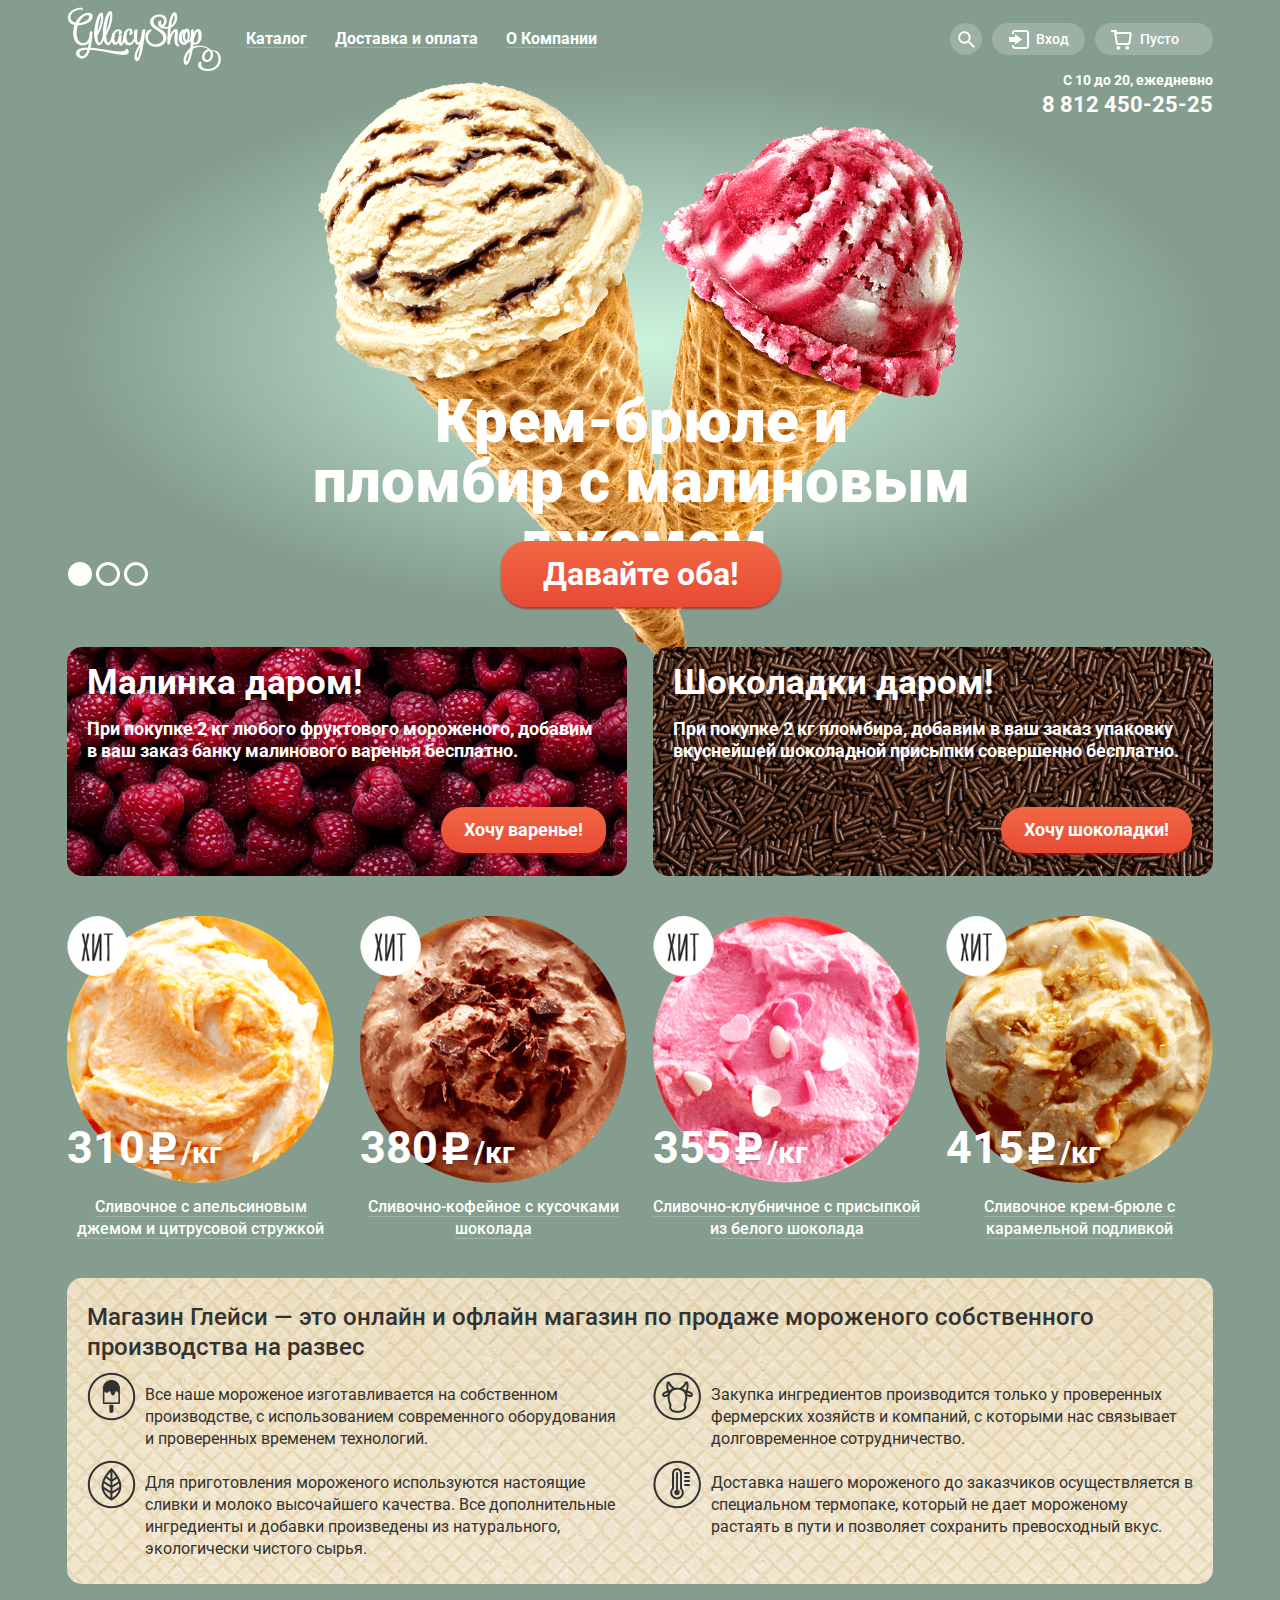
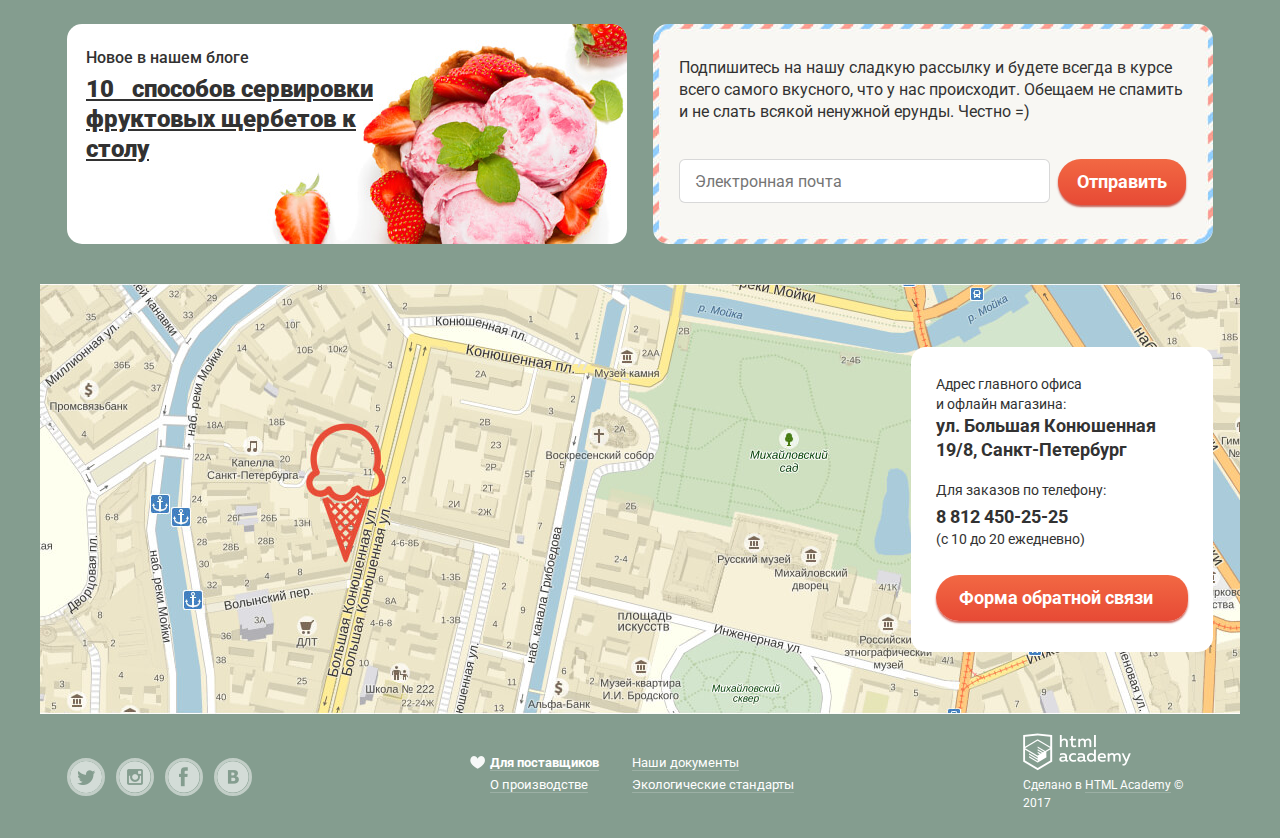
<file: index.html>
<!DOCTYPE html>
<html lang="ru">
    <head>
        <meta charset="utf-8">
        <title>HTML Academy: Глейси</title>
        <link href="css/normalize.css" rel="stylesheet">
        <link href="https://fonts.googleapis.com/css?family=Roboto:400,500,700&amp;subset=cyrillic" rel="stylesheet">
        <link href="css/style.css" rel="stylesheet">
    </head>
    <body class="index-page">
        <input class="slide1-btn slider-switch" type="radio" id="slide-1" name="slide" checked>
        <input class="slide2-btn slider-switch" type="radio" id="slide-2" name="slide">
        <input class="slide3-btn slider-switch" type="radio" id="slide-3" name="slide">
        <div class="global-wrapper">

        
            <!-- Шапка сайта -->
            <header class="main-header container">
                <a class="logo-link">
                    <img class="logo" src="img/logo-gllacy.png" alt="Логотип Глэйси" width="154" height="64">
                </a>
                <nav class="main-navigation">
                    <ul class="main-menu">
                        <li class="menu-catalog">
                            <a href="catalog.html">Каталог</a>
                            <ul class="sub-menu">
                                <li class="sub-menu-section"><a><b>Новинки</b></a></li>
                                <li><a href="catalog.html">Сливочное</a></li>
                                <li><a href="#">Щербеты</a></li>
                                <li><a href="#">Фруктовый лед</a></li>
                                <li><a href="#">Мелорин</a></li>
                            </ul>
                        </li>
                        <li><a href="#">Доставка и оплата</a></li>
                        <li><a href="#">О Компании</a></li>
                    </ul>
                </nav>
                <div class="user-block">
                    <div class="search-block">
                        <a class="search" href="#">Поиск</a>
                        <div class="search-popup">
                            <form class="form-style" action="#" method="post">
                                <input type="text" placeholder="Что ищем?">
                            </form>
                        </div>
                    </div>
                    <div class="entry-menu-block">
                        <a class="entry-menu" href="#">Вход</a>
                        <div class="entry-menu-popup">
                            <form id="login-form" class="form-style" action="#" method="post">
                                <input id="js-user-login" type="text" placeholder="Электронная почта">
                                <input id="js-user-pass" type="password" placeholder="Пароль">
                                <button class="btn" type="submit">Войти</button> 
                                <div class="entry-menu-link link-hover link-active">
                                    <a href="#">Забыли пароль?</a>
                                    <a href="#">Новая регистрация</a>
                                </div>
                            </form>
                        </div>
                    </div>
                    <div class="cart-block">
                        <a class="cart" href="#">Пусто</a>
                    </div>
                </div>
            </header>


            <!-- Основной контент -->
            <main class="container">
                <!-- Слайдер. Пока с 1ой страницей -->
                <!-- Время и телефон видимо абсолюно позиционировны -->
                <div class="slider">
                    <div class="shedule-phone">
                        <p class="shedule">С 10 до 20, ежедневно</p>
                         <p class="phone">8 812 450-25-25</p>
                    </div>
                    <div class="slide-1">
                         <img class="slider-img" src="img/slide1.png" alt="первый слайд с мороженым" width="647" height="584">
                        <p class="slider-title"><b>Крем-брюле и пломбир с малиновым джемом</b></p>
                        <a class="btn slider-btn" href="#">Давайте оба!</a>
                    </div>
                    <div class="slide-2">
                         <img class="slider-img" src="img/slide2.png" alt="второй слайд с мороженым" width="644" height="582">
                        <p class="slider-title"><b>Шоколадный пломбир и лимонный сорбет</b></p>
                        <a class="btn slider-btn" href="#">Давайте оба!</a>
                    </div>
                    <div class="slide-3">
                         <img class="slider-img" src="img/slide3.png" alt="третий слайд с мороженым" width="639" height="582">
                        <p class="slider-title"><b>Пломбир с помадкой и клубничный щербет</b></p>
                        <a class="btn slider-btn" href="#">Давайте оба!</a>
                    </div>
                    <!-- span в качестве элемента управления слайдером -->
                    <div class="switch-slide-label">
                        <label class="switch" for="slide-1"></label>
                        <label class="switch" for="slide-2"></label>
                        <label class="switch" for="slide-3"></label>
                    </div>
                </div>

                <!-- Промо блок -->
                <section class="promo">
                    <div class="promo-left">
                        <strong>Малинка даром!</strong>
                        <p>При покупке 2 кг любого фруктового мороженого, добавим в ваш заказ банку малинового варенья бесплатно.</p>
                        <a class="btn" href="#">Хочу варенье!</a>
                    </div>
                    <div class="promo-right">
                        <strong>Шоколадки даром!</strong>
                        <p>При покупке 2 кг пломбира, добавим в ваш заказ упаковку вкуснейшей шоколадной присыпки совершенно бесплатно.</p>
                        <a class="btn" href="#">Хочу шоколадки!</a>
                    </div>
                </section>

                <!-- Блоки хиты продаж -->
                <section class="best-icecream link-hover link-active">
                    <div class="best-icecream-item">
                        <img class="icecream-img" src="img/icecream1.png" alt="Хит продаж!" width="267" height="267">
                        <p class="icecream-description"><a href="#">Сливочное с апельсиновым джемом и цитрусовой стружкой</a></p>
                        <div class="price">
                            <span class="price-number">310</span>
                            <img class="price-img" src="img/price.png" alt="цена" width="33" height="38">
                            <span class="price-unit">/кг</span>
                        </div>
                        <div class="substrate">
                            <a class="btn substrate-btn" href="#">Быстрый просмотр</a>
                        </div>
                    </div>
                    <div class="best-icecream-item">
                        <img class="icecream-img" src="img/icecream2.png" alt="Хит продаж!" width="267" height="267">
                        <p class="icecream-description"><a href="#">Сливочно-кофейное с кусочками шоколада</a></p>
                        <div class="price">
                            <span class="price-number">380</span>
                            <img class="price-img" src="img/price.png" alt="цена" width="33" height="38">
                            <span class="price-unit">/кг</span>
                        </div>
                        <div class="substrate">
                            <a class="btn substrate-btn" href="#">Быстрый просмотр</a>
                        </div>
                    </div>
                    <div class="best-icecream-item">
                        <img class="icecream-img" src="img/icecream3.png" alt="Хит продаж!" width="267" height="267">
                        <p class="icecream-description"><a href="#">Сливочно-клубничное с присыпкой из белого шоколада</a></p>
                         <div class="price">
                            <span class="price-number">355</span>
                            <img class="price-img" src="img/price.png" alt="цена" width="33" height="38">
                            <span class="price-unit">/кг</span>
                        </div>
                        <div class="substrate">
                            <a class="btn substrate-btn" href="#">Быстрый просмотр</a>
                        </div>
                    </div>
                    <div class="best-icecream-item">
                        <img class="icecream-img" src="img/icecream4.png" alt="Хит продаж!" width="267" height="267">
                        <p class="icecream-description"><a href="#">Сливочное крем-брюле с карамельной подливкой</a></p>
                        <div class="price">
                            <span class="price-number">415</span>
                            <img class="price-img" src="img/price.png" alt="цена" width="33" height="38">
                            <span class="price-unit">/кг</span>
                        </div>
                        <div class="substrate">
                            <a class="btn substrate-btn" href="#">Быстрый просмотр</a>
                        </div>
                    </div>
                </section>

                <!-- Блок магазин и его преимущества -->
                <article class="features">
                    <h3>Магазин Глейси — это онлайн и офлайн магазин по продаже мороженого собственного производства на развес</h3>
                    <div class="features-item icecream-ico">Все наше мороженое изготавливается на собственном производстве, с использованием современного оборудования и проверенных временем технологий.</div>
                    <div class="features-item cow-ico">Закупка ингредиентов  производится только у проверенных фермерских хозяйств и компаний, с которыми нас связывает долговременное сотрудничество.</div>
                    <div class="features-item leaf-ico">Для приготовления мороженого используются настоящие сливки и молоко высочайшего качества. Все дополнительные ингредиенты и добавки произведены из натурального, экологически чистого сырья.</div>
                    <div class="features-item termometr-ico">Доставка нашего мороженого до заказчиков осуществляется в специальном термопаке, который не дает мороженому растаять в пути и позволяет сохранить превосходный вкус.</div>
                </article>

                <!-- Блог и подписка на рассылку -->
                <section class="blog-subscribe">
                    <div class="blog">
                        <p class="blog-news">Новое в нашем блоге</p>
                        <p class="blog-caption link-hover">
                            <a href="#"><b>10 &nbsp; способов сервировки фруктовых щербетов к столу</b></a>
                        </p>
                    </div>
                    <div class="subscribe">
                        <p class="subscribe-text">Подпишитесь на нашу сладкую рассылку и будете всегда в курсе всего самого вкусного, что у нас происходит. Обещаем не спамить и не слать всякой ненужной ерунды. Честно =)</p>
                        <form action="#" method="post">
                            <label>
                                <input type="email" name="email" placeholder="Электронная почта">
                            </label>
                            <button class="btn" type="submit">Отправить</button>
                        </form>
                    </div>
                </section>

                <!-- Блок карты, адреса и обратной связи -->
                <section class="map">
                    <div id="yandex-map"></div>
                    <div class="map-contacts">
                        <p>
                            Адрес главного офиса <br> и офлайн магазина: <br>
                            <b>ул. Большая Конюшенная <br> 19/8, Санкт-Петербург</b>
                        </p>
                        <p>
                            Для заказов по телефону: <br>
                            <b class="phone">8 812 450-25-25</b> <br>
                            (с 10 до 20 ежедневно)
                        </p>
                        <a class="btn" href="#" id="feedback-btn">Форма обратной связи</a>
                    </div>
                </section>
            </main>


            <!-- Подвал сайта -->
            <footer class="main-footer container link-hover link-active">
                <div class="footer-social">
                    <a class="tw-ico" href="#">Твиттер</a>
                    <a class="inst-ico" href="#">Инстаграм</a>
                    <a class="fb-ico" href="#">Фейсбук</a>
                    <a class="vk-ico" href="#">Вконтакте</a>
                </div>
                <div class="footer-info">
                    <div class="footer-info-left">
                        <p class="for-suppliers">
                            <a href="#"><b>Для поставщиков</b></a>
                        </p>
                        <p><a href="#">О производстве</a></p>
                    </div>
                    <div class="footer-info-right">
                        <p><a href="#">Наши документы</a></p>
                        <p><a href="#">Экологические стандарты</a></p>
                    </div>
                </div>
                <div class="footer-copyright">
                    <img class="developer-logo" src="img/logo_coperight.png" alt="" width="108" height="38">
                    <p>Сделано в <a href="#">HTML Academy</a>  © 2017</p>
                </div>
            </footer>
            <div class="modal-layout"></div>
            <div class="modal-feedback">
                <h2 class="modal-feedback-caption">Мы обязательно вам ответим!</h2>
                <form class="form-style" action="#" method="post">
                    <div class="field-wrap">
                        <input type="text" name="name" id="name" placeholder="">
                        <label for="name">Как вас зовут?</label>
                    </div>
                    <div class="field-wrap">
                        <input type="text" name="email" id="email" placeholder="">
                        <label for="email">Ваша почта для ответа?</label>
                    </div>
                    <div class="field-wrap">
                        <textarea id="feedback"  placeholder=""></textarea>
                        <label for="feedback">Напишите что-нибудь...</label>
                    </div>
                    <div class="btn-wrap">
                        <button class="modal-feedback-sendbtn btn" type="submit">Отправить</button>
                    </div>
                </form>
                <button type="button" class="modal-feedback-close">Закрыть окно</button>
            </div>
        </div>
        <script type="text/javascript" charset="utf-8" async src="https://api-maps.yandex.ru/services/constructor/1.0/js/?sid=kxmrR4IwALCza9EPHR0LpAZWPV5gwh_R&amp;width=1200&amp;height=430&amp;id=yandex-map&amp;lang=ru_RU&amp;sourceType=constructor&amp;scroll=false"></script>
        <script async src="js/script.js"></script>
    </body>
</html>
</file>
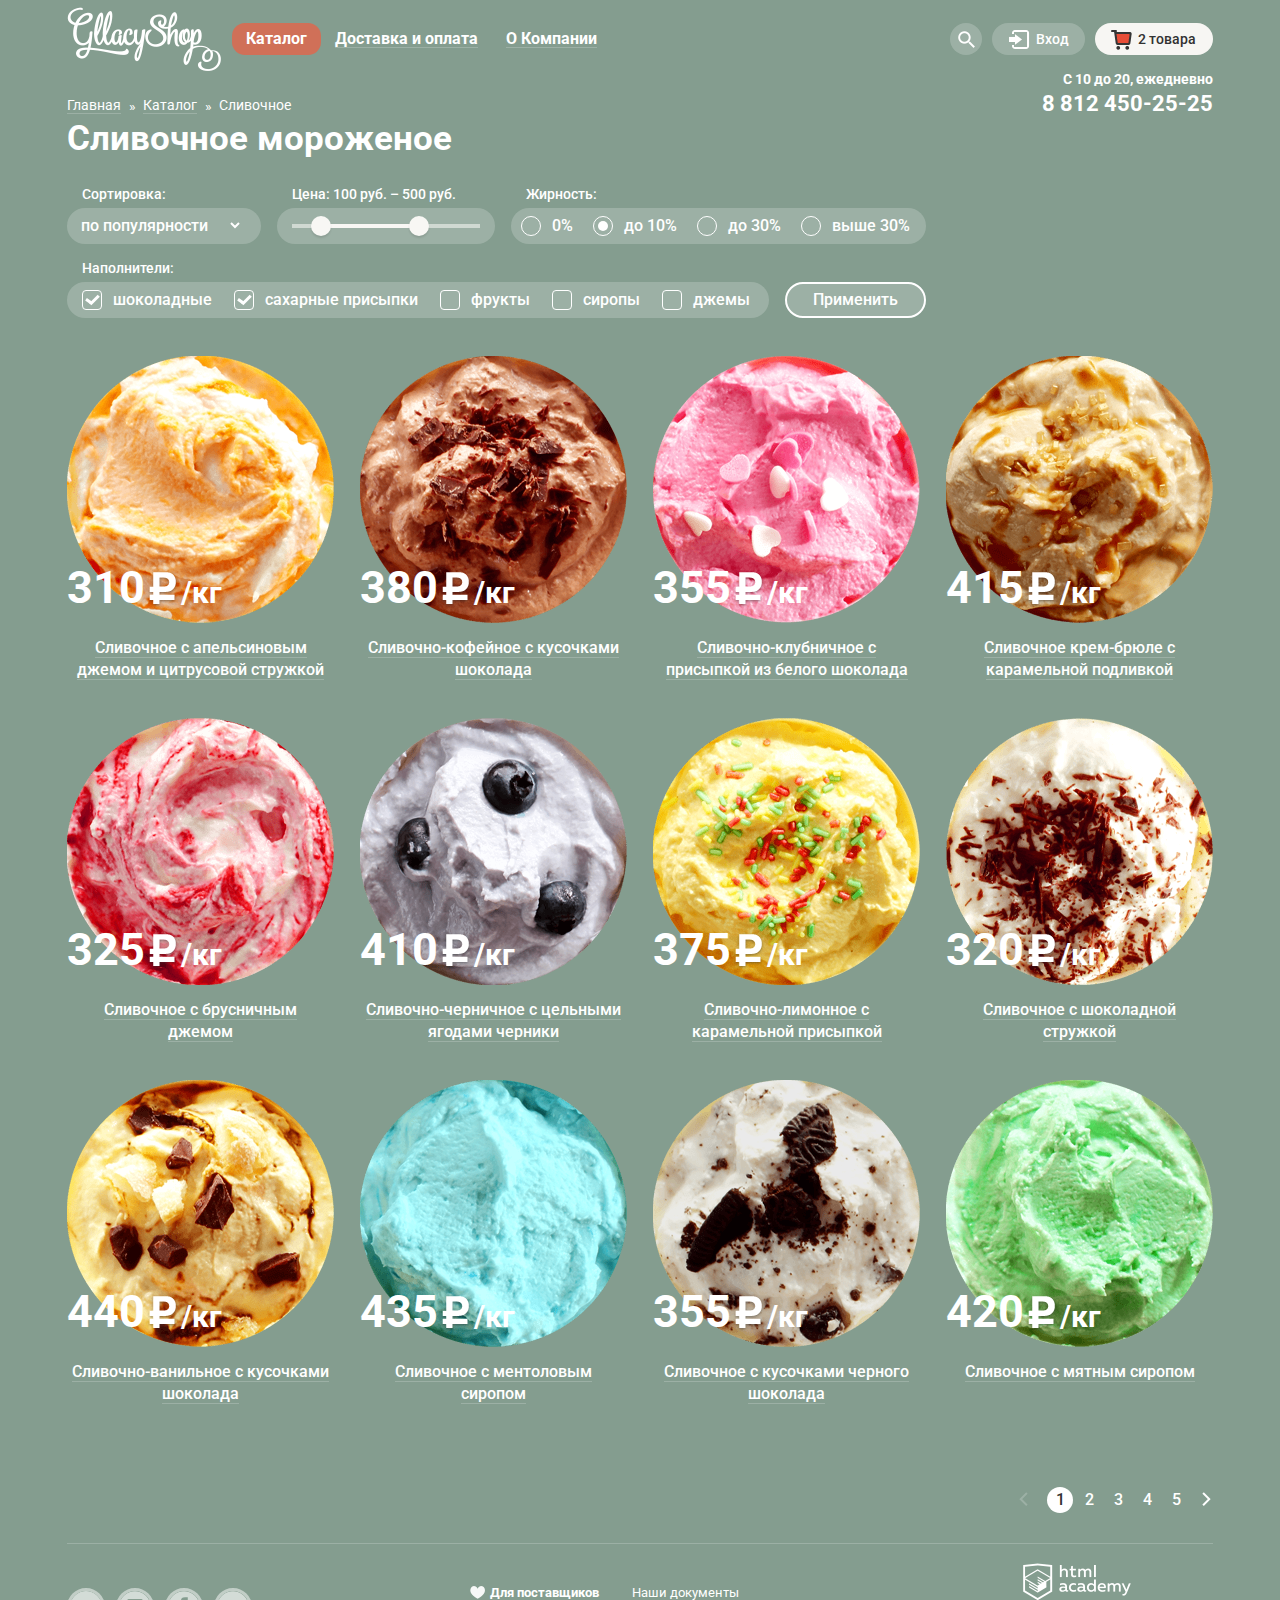
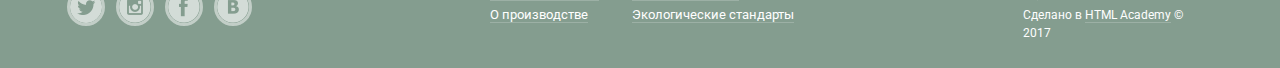
<file: catalog.html>
<!DOCTYPE html>
<html lang="ru">
    <head>
        <meta charset="utf-8">
        <title>HTML Academy: Глейси</title>
        <link href="css/normalize.css" rel="stylesheet">
        <link href="https://fonts.googleapis.com/css?family=Roboto:400,500,700&amp;subset=cyrillic" rel="stylesheet">
        <link href="css/style-min.css" rel="stylesheet">
    </head>
    <body class="inner-page">
        <!-- Шапка сайта -->
        <header class="main-header container">
            <a class="logo-link" href="index.html">
                <img class="logo" src="img/logo-gllacy.png" alt="Логотип Глэйси" width="154" height="64">
            </a>
            <nav class="main-navigation">
                <ul class="main-menu">
                    <li class="menu-catalog">
                        <a class="menu-active" href="catalog.html">Каталог</a>
                        <ul class="sub-menu">
                            <li class="sub-menu-section"><a><b>Новинки</b></a></li>
                            <li class="sub-menu-active-page"><a href="#">Сливочное</a></li>
                            <li><a href="#">Щербеты</a></li>
                            <li><a href="#">Фруктовый лед</a></li>
                            <li><a href="#">Мелорин</a></li>
                        </ul>
                    </li>
                    <li><a href="#">Доставка и оплата</a></li>
                    <li><a href="#">О Компании</a></li>
                </ul>
            </nav>
            <div class="user-block">
                <div class="search-block">
                    <a class="search" href="#">Поиск</a>
                    <div class="search-popup">
                        <form class="form-style" action="#" method="post">
                            <input type="text" placeholder="Что ищем?">
                        </form>
                    </div>
                </div>
                <div class="entry-menu-block">
                    <a class="entry-menu" href="#">Вход</a>
                    <div class="entry-menu-popup">
                        <form class="form-style" action="#" method="post">
                            <input type="text" placeholder="Электронная почта">
                            <input type="password" placeholder="Пароль">
                            <button class="btn" type="submit">Войти</button> 
                            <div class="entry-menu-link link-hover link-active">
                                <a href="#">Забыли пароль?</a>
                                <a href="#">Новая регистрация</a>
                            </div>
                        </form>
                    </div>
                </div>
                <div class="cart-block view-full-cart">
                    <a class="cart cart-full" href="#">2 товара</a>
                    <div class="goods-carts">
                        <table>
                            <tr class="goods-carts-line">
                                <td><img src="img/carts-checked.png" width="10" height="11" alt="Морожено выбрано"></td>
                                <td><img src="img/icecream-carts1.png" width="33" height="33" alt="Превью"></td>
                                <td class="carts-name-icecream">Пломбир с апельсиновым джемом</td>
                                <td class="carts-price">1,5 кг х <span >200 руб.</span></td>
                                <td>300 руб.</td>
                            </tr>
                            <tr class="goods-carts-line">
                                <td><img src="img/carts-checked.png" width="10" height="11" alt="Морожено выбрано"></td>
                                <td><img src="img/icecream-carts2.png" width="33" height="33" alt="Превью"></td>
                                <td class="carts-name-icecream">Клубничный пломбир с присыпкой из белого шоколада</td>
                                <td class="carts-price">1,5 кг х <span>300 руб.</span></td>
                                <td>450 руб.</td>
                            </tr>
                        </table>
                        <hr>
                        <div class="block-total-price">
                            <strong>Итого:</strong>
                            <strong class="total-price">750 руб.</strong>
                        </div>
                        <div>
                            <a class="btn" href="#">Оформить заказ</a>
                        </div>
                    </div>
                </div>
            </div>
        </header>


        <!-- Основной контент -->
        <main class="container">
            <!-- блоки breadkrubs и график работы с телефоном -->
            <div class="content-header">
                <nav class="breadcrumbs link-hover link-active">
                    <ul class="breadcrumbs-navigation">
                        <li><a href="index.html">Главная</a></li>
                        <li><a href="#">Каталог</a></li>
                        <li><a class="current-page">Сливочное</a></li>
                    </ul>
                </nav>
                <div class="inner-shedule-phone">
                    <p class="shedule">С 10 до 20, ежедневно</p>
                    <p class="phone">8 812 450-25-25</p>
                </div>
            </div>
            <h1 class="icecream-type">Сливочное мороженое</h1>
            
            <!-- Сортировка морженного -->
            <section class="sorting">
                <form action="#" method="post" oninput="outprice.value=inprice.value">
                    <fieldset class="sorting-type">
                        <legend>Сортировка:</legend>
                        <select name="sorting-type">
                            <option value="popularity">по популярности</option>
                            <option value="first budget">сначала недорогие</option>
                            <option value="first-highest">сначала дорогие</option>
                            <option value="fat">по жирности</option>
                        </select> 
                    </fieldset>
                    <fieldset class="sorting-price">
                        <legend>Цена: 100 руб. – 500 руб.</legend>
                        <!-- пока не знаю как сделать диапозон, как вариант 2 span или через 2 input text задавать диапозон-->
                        <span class="range-line"></span>
                        <span class="range-left"></span>
                        <span class="range-right"></span>
                        <input type="range" min="100" max="500" step="1" name="inprice" id="inprice">
                        <!--<output name="outprice">200</output>-->
                    </fieldset>
                    <!-- Сортировка по жирности -->
                     <!-- для блокировки - добавить класс locked-item  для label-->
                    <fieldset class="sorting-fatness">
                        <legend>Жирность:</legend>
                        <label>
                            <input type="radio" name="fatness" value="fat0">
                            <span></span>
                            0%
                        </label>
                        <label>
                            <input type="radio" name="fatness" value="fat10" checked>
                            <span></span>
                            до 10%
                        </label>
                        <label>
                            <input type="radio" name="fatness" value="fat30">
                            <span></span>
                            до 30%
                        </label>
                        <label>
                            <input  type="radio" name="fatness" value="fat-more">
                            <span></span>
                            выше 30%
                        </label>
                    </fieldset>
                    <!-- Сортировка по наполнителю -->
                    <fieldset class="sorting-filler">
                        <legend>Наполнители:</legend>
                        <label>
                            <input type="checkbox" name="chocolate" checked>
                            <span></span>
                            шоколадные
                        </label>
                        <label>
                            <input type="checkbox" name="sugar" checked>
                            <span></span>
                            сахарные присыпки
                        </label>
                        <label>
                            <input type="checkbox" name="fruit">
                            <span></span>
                            фрукты
                        </label>
                        <label>
                            <input type="checkbox" name="syrup">
                            <span></span>
                            сиропы
                        </label>
                        <label>
                            <input type="checkbox" name="jam">
                            <span></span>
                            джемы
                        </label>
                    </fieldset>
                    <button class="sorting-btn" type="submit">Применить</button>
                </form>
            </section>
     
            <!-- Каталог мароженного -->
            <div class="catalog-icecream link-hover link-active">
                <div class="icecream-item">
                    <img  class="icecream-img" src="img/icecream1.png" alt="мороженое1" width="267" height="267">
                    <p class="icecream-description"><a href="#">Сливочное с апельсиновым джемом и цитрусовой стружкой</a></p>
                    <div class="price">
                        <span class="price-number">310</span>
                        <img class="price-img" src="img/price.png" alt="цена" width="33" height="38">
                        <span class="price-unit">/кг</span>
                    </div>
                    <div class="substrate">
                        <a class="btn substrate-btn" href="#">Быстрый просмотр</a>
                    </div>
                </div>
                <div class="icecream-item">
                    <img class="icecream-img" src="img/icecream2.png" alt="мороженое2" width="267" height="267">
                    <p class="icecream-description"><a href="#">Сливочно-кофейное с кусочками шоколада</a></p>
                    <div class="price">
                        <span class="price-number">380</span>
                        <img class="price-img" src="img/price.png" alt="цена" width="33" height="38">
                        <span class="price-unit">/кг</span>
                    </div>
                    <div class="substrate">
                        <a class="btn substrate-btn" href="#">Быстрый просмотр</a>
                    </div>
                </div>
                <div class="icecream-item">
                    <img class="icecream-img" src="img/icecream3.png" alt="мороженое3" width="267" height="267">
                    <p class="icecream-description"><a href="#">Сливочно-клубничное с присыпкой из белого шоколада</a></p>
                     <div class="price">
                        <span class="price-number">355</span>
                        <img class="price-img" src="img/price.png" alt="цена" width="33" height="38">
                        <span class="price-unit">/кг</span>
                    </div> 
                    <div class="substrate">
                        <a class="btn substrate-btn" href="#">Быстрый просмотр</a>
                    </div>
                </div>
                <div class="icecream-item">
                    <img class="icecream-img" src="img/icecream4.png" alt="мороженое4" width="267" height="267">
                    <p class="icecream-description"><a href="#">Сливочное крем-брюле с карамельной подливкой</a></p>
                    <div class="price">
                        <span class="price-number">415</span>
                        <img class="price-img" src="img/price.png" alt="цена" width="33" height="38">
                        <span class="price-unit">/кг</span>
                    </div>
                    <div class="substrate">
                        <a class="btn substrate-btn" href="#">Быстрый просмотр</a>
                    </div>
                </div>
                <div class="icecream-item">
                    <img class="icecream-img" src="img/icecream5.png" alt="мороженое5" width="267" height="267">
                    <p class="icecream-description"><a href="#">Сливочное с брусничным джемом</a></p>
                     <div class="price">
                        <span class="price-number">325</span>
                        <img class="price-img" src="img/price.png" alt="цена" width="33" height="38">
                        <span class="price-unit">/кг</span>
                    </div> 
                    <div class="substrate">
                        <a class="btn substrate-btn" href="#">Быстрый просмотр</a>
                    </div>
                </div>
                <div class="icecream-item">
                    <img class="icecream-img" src="img/icecream6.png" alt="мороженое6" width="267" height="267">
                    <p class="icecream-description"><a href="#">Сливочно-черничное с цельными ягодами черники</a></p>
                     <div class="price">
                        <span class="price-number">410</span>
                        <img class="price-img" src="img/price.png" alt="цена" width="33" height="38">
                        <span class="price-unit">/кг</span>
                    </div>
                    <div class="substrate">
                        <a class="btn substrate-btn" href="#">Быстрый просмотр</a>
                    </div>
                </div>
                <div class="icecream-item">
                    <img class="icecream-img" src="img/icecream7.png" alt="мороженое7" width="267" height="267">
                    <p class="icecream-description"><a href="#">Сливочно-лимонное с карамельной присыпкой</a></p>
                     <div class="price">
                        <span class="price-number">375</span>
                        <img class="price-img" src="img/price.png" alt="цена" width="33" height="38">
                        <span class="price-unit">/кг</span>
                    </div>
                    <div class="substrate">
                        <a class="btn substrate-btn" href="#">Быстрый просмотр</a>
                    </div>
                </div>
                <div class="icecream-item">
                    <img class="icecream-img" src="img/icecream8.png" alt="мороженое8" width="267" height="267">
                    <p class="icecream-description"><a href="#">Сливочное с шоколадной стружкой</a></p>
                     <div class="price">
                        <span class="price-number">320</span>
                        <img class="price-img" src="img/price.png" alt="цена" width="33" height="38">
                        <span class="price-unit">/кг</span>
                    </div> 
                    <div class="substrate">
                        <a class="btn substrate-btn" href="#">Быстрый просмотр</a>
                    </div>
                </div>
                <div class="icecream-item">
                    <img class="icecream-img" src="img/icecream9.png" alt="мороженое9" width="267" height="267">
                    <p class="icecream-description"><a href="#">Сливочно-ванильное с кусочками шоколада</a></p>
                     <div class="price">
                        <span class="price-number">440</span>
                        <img class="price-img" src="img/price.png" alt="цена" width="33" height="38">
                        <span class="price-unit">/кг</span>
                    </div> 
                    <div class="substrate">
                        <a class="btn substrate-btn" href="#">Быстрый просмотр</a>
                    </div>
                </div>
                <div class="icecream-item">
                    <img class="icecream-img" src="img/icecream10.png" alt="мороженое10" width="267" height="267">
                    <p class="icecream-description"><a href="#">Сливочноe с ментоловым сиропом</a></p>
                     <div class="price">
                        <span class="price-number">435</span>
                        <img class="price-img" src="img/price.png" alt="цена" width="33" height="38">
                        <span class="price-unit">/кг</span>
                    </div> 
                    <div class="substrate">
                        <a class="btn substrate-btn" href="#">Быстрый просмотр</a>
                    </div>
                </div>
                <div class="icecream-item">
                    <img class="icecream-img" src="img/icecream11.png" alt="мороженое11" width="267" height="267">
                    <p class="icecream-description"><a href="#">Сливочное с кусочками черного шоколада</a></p>
                     <div class="price">
                        <span class="price-number">355</span>
                        <img class="price-img" src="img/price.png" alt="цена" width="33" height="38">
                        <span class="price-unit">/кг</span>
                    </div> 
                    <div class="substrate">
                        <a class="btn substrate-btn" href="#">Быстрый просмотр</a>
                    </div>
                </div>
                <div class="icecream-item">
                    <img class="icecream-img" src="img/icecream12.png" alt="мороженое12" width="267" height="267">
                    <p class="icecream-description"><a href="#">Сливочное с мятным сиропом</a></p>
                     <div class="price">
                        <span class="price-number">420</span>
                        <img class="price-img" src="img/price.png" alt="цена" width="33" height="38">
                        <span class="price-unit">/кг</span>
                    </div> 
                    <div class="substrate">
                        <a class="btn substrate-btn" href="#">Быстрый просмотр</a>
                    </div>
                </div>
            </div>
            <div class="pagination">
                <a class="block-page"  href="#">&lt;</a>
                <a class="active-page" href="#">1</a>
                <a href="#">2</a>
                <a href="#">3</a>
                <a href="#">4</a>
                <a href="#">5</a>
                <a href="">&gt;</a>
            </div>
        </main>


        <!-- Подвал сайта -->
        <footer class="main-footer container link-hover link-active">
            <div class="footer-social">
                <a class="tw-ico" href="#">Твиттер</a>
                <a class="inst-ico" href="#">Инстаграм</a>
                <a class="fb-ico" href="#">Фейсбук</a>
                <a class="vk-ico" href="#">Вконтакте</a>
            </div>
            <div class="footer-info">
                <div class="footer-info-left">
                    <p class="for-suppliers">
                        <a href="#"><b>Для поставщиков</b></a>
                    </p>
                    <p><a href="#">О производстве</a></p>
                </div>
                <div class="footer-info-right">
                    <p><a href="#">Наши документы</a></p>
                    <p><a href="#">Экологические стандарты</a></p>
                </div>
            </div>
            <div class="footer-copyright">
                <img class="developer-logo" src="img/logo_coperight.png" alt="" width="108" height="38">
                <p>Сделано в <a href="#">HTML Academy</a>  © 2017</p>
            </div>
        </footer>
        <script src="js/script-min.js"></script>
    </body>
</html>
</file>
<file: css/style.css>
/***** 1. Общие стили *****/
/*** Шрифты ***/
body {
    font-family: "Roboto", "Arial", sans-serif;
    font-size: 16px;
    line-height: 22px;
    font-weight: 400;
    color: #323232;
    background-color: #849d8f;
}

/* Взаимодействие со ссылками */
.link-hover a[href]:hover {
    color: #ffbc9e;
}

.link-active a[href]:active {
    color: #ffbc9e;
}



/***** 2. Сетка *****/
    /*-- Общее --*/
img {
    max-width: 100%;
    height: auto;
}

/***Центровщик блоков**/
.container {
    width: 1146px;
    padding: 0 27px;
    margin-left: auto;
    margin-right: auto;
}

/*** Стили для форм ***/
.form-style {
    font-family: "Roboto", "Arial", sans-serif;
    font-size: 14px;
    line-height: 24px;
    font-weight: 400;   
    color: #323232;
}

.form-style input {
    box-sizing: border-box;
    height: 44px;
    display: block;
    padding: 10px 15px;
    margin: 20px auto;
    border: 1px solid #c7c6c5;
    border-radius: 5px;
    font-family: "Roboto", "Arial", sans-serif;
    font-size: 14px;
    line-height: 24px;  
    font-weight: 400;
    color: #323232;
}

.form-style input:hover {
    border: 2px solid #c7c6c5;
}

.form-style input:focus {
    border: 2px solid #8fbdec;
}

/*** Шапка (header) ***/
.main-header {
    display: -ms-flexbox;
        display: flex;
    -ms-flex-align: start;
        align-items: flex-start;
    padding-top: 7px;
}

.logo-link {
    margin-right: 11px;
    width: 154px;
    height: 64px;   
}

/*** Главное меню ***/
.main-navigation .main-menu {
    display: -ms-flexbox;
        display: flex;
    -ms-flex-wrap: wrap;
        flex-wrap: wrap;
    list-style: none;
    padding: 0;
}

.main-navigation a {
    position: relative;
    display: inline-block;
    vertical-align: top;
    text-decoration: none;
    font-size: 16px;
    line-height: 18px;
    font-weight: 700;
    padding: 7px 14px;
    color: #ffffff;
}

.main-navigation a:hover {
    background-color: #f7f6f3;
    color: #323232;
    border-radius: 13px;    
}

.main-navigation a:active {
    background-color: #ededed;
    color: #323232;
    box-shadow: inset 0 2px 1px;
}

.main-navigation a:hover::before,
.main-navigation a:active::before {
    content: none;
}

.main-navigation .menu-active:hover {
    background: #d07058;
    color: #ffffff;
}

.main-navigation .menu-active:active {
    box-shadow: none;
}

.main-navigation a::before {
    position: absolute;
    content: "";
    height: 1px;
    bottom: 7px;
    left: 14px;
    right: 14px;
    background-color: rgba(255, 255, 255, 0.2);
}

.main-navigation .sub-menu a::before {
    content: none;
}

.menu-active {
    background-color: #d07058;
    border-radius: 13px;
}

.main-navigation .menu-active::before {
    content: none;
}

/*** Блок пользователя ***/
.user-block {
    display: -ms-flexbox;
        display: flex;
    position: relative;
    padding: 16px;
    padding-right: 0;
    margin-left: auto;
}

.user-block a {
    display: inline-block;
    vertical-align: top;
    margin-right: 10px;
    padding: 8px 14px;
    background-color: rgba(255, 255,255, 0.2);
    border-radius: 16px;
    font-size: 14px;
    line-height: 16px;
    font-weight: 500;
    color: #ffffff;
    text-decoration: none;
}

.search-block,
.entry-menu-block,
.cart-block,
.view-full-cart {
    position: relative;
}

.user-block .search {
    position: relative;
    font-size: 0;
    padding: 0;
    width: 32px;
    height: 32px;
}

.user-block .search::before {
    position: absolute;
    content: "";
    top: 8px;
    left: 8px;
    width: 17px;
    height: 17px;   
    background: url("../img/sprite-ico.png") no-repeat;
    background-position: -199px -153px;
}

.user-block .search:hover::before {
    background-position: -51px -10px;
}

/*** Выпадающее меню поиска ***/
.search-popup {
    display: none;
    position: absolute;
    z-index: 1;
    padding-left: 15px;
    padding-right: 15px;
    top: 36px;
    right: 7px;
    background-color: #f8f7f4;
    box-shadow: 0 20px 20px rgba(0, 0, 0, 0.4);
    border-radius: 5px;
}

.search-popup input {
    width: 311px;
}

.entry-menu-popup {
    display: none;
    position: absolute;
    top: 36px;
    right: 7px;
    z-index: 1;
    padding-bottom: 20px;
    padding-left: 19px;
    padding-right: 17px;
    background-color: #f8f7f4;
    box-shadow: 0 20px 20px rgba(0, 0, 0, 0.4);
    border-radius: 5px;
}

.entry-menu-popup input {
    width: 241px;
}

.entry-menu-popup .btn {
    margin-right: 20px;
}

.search-block:hover .search-popup {
    display: block;
}

.entry-menu-block:hover .entry-menu-popup {
    display: block;
}

.entry-menu-link {
    display: inline-block;
    vertical-align: top;
    width: 119px;
}

.entry-menu-link a {
    padding: 0;
    margin: 0;
    font-size: 13px;
    line-height: 24px;
    font-weight: 400;
    color: #323232;
    text-decoration: underline;
}

.user-block .entry-menu {
    position: relative;
    padding-right: 16px;
    padding-left: 44px;
}

.user-block .search:hover,
.user-block .entry-menu:hover {
    color: #373737;
    background-color: #f8f7f4;
}

/*** Вход и выпадающие меню входа ***/
.user-block .entry-menu::before {
    position: absolute;
    content: "";
    top: 7px;
    left: 17px;
    width: 21px;
    height: 19px;
    background: url("../img/sprite-ico.png") no-repeat;
    background-position: -199px -114px;
}

.user-block .entry-menu:hover::before {
    background-position: -10px -10px;   
}


/*** Корзина и выпадающее меню ***/
.user-block .cart {
    position: relative;
    padding-right: 34px;
    padding-left: 45px;
    margin-right: 0;
}

.user-block .cart::before {
    position: absolute;
    content: "";
    top: 7px;
    left: 16px;
    width: 21px;
    height: 20px;
    background: url("../img/sprite-ico.png") no-repeat;
    background-position: -88px -10px;   
}

.user-block .cart-full {
    position: relative;
    padding-right: 17px;
    padding-left: 43px;
    margin-right: 0;
    color: #323232;
    background-color: #f7f6f3;
}

.user-block .cart-full::before {
    background-position: -129px -10px;
}

/*** breadcrumbs  ***/
.content-header {
    display: -ms-flexbox;
        display: flex;
    -ms-flex-pack: justify;
        justify-content: space-between;
    -ms-flex-align: end;
        align-items: flex-end;
}

.breadcrumbs-navigation {
    display: -ms-flexbox;
    display: flex;
    list-style: none;
    margin: 0;
    padding-left: 0;
}

.breadcrumbs-navigation li {
    position: relative;
    padding-right: 22px;
}

.breadcrumbs-navigation li:not(:last-child)::before {
    position: absolute;
    content: "»";
    top: 4px;
    right: 7px;
    font-size: 14px;
    line-height: 16px;
    font-weight: 400;
    color: #ffffff;
}

.breadcrumbs-navigation a {
    font-size: 14px;
    line-height: 16px;
    font-weight: 400;
    color: #ffffff;
    border-bottom: 1px solid rgba(255, 255, 255, 0.2);
    text-decoration: none;
}

.breadcrumbs-navigation a:hover {
    border-bottom-color: #ffbc9e;    
}

.breadcrumbs-navigation .current-page  {
    border-bottom-color: transparent;
}

.breadcrumbs-navigation .current-page:hover {
    border-color: transparent;
}

/*** Подвал (footer) ***/
.main-footer {
    display: -ms-flexbox;
        display: flex;
    -ms-flex-pack: justify;
        justify-content: space-between;
    padding-top: 19px;
    padding-bottom: 26px;
}

.main-footer a {
    text-decoration: none;
    border-bottom: 1px solid rgba(255, 255, 255, 0.2);
}

.footer-social,
.footer-info {
    display: -ms-flexbox;
        display: flex;
    -ms-flex-wrap: wrap;
        flex-wrap: wrap;
    -ms-flex-align: center;
        align-items: center;
}

.footer-info {
    width: 340px;
}

.footer-social {
    min-width: 185px;
    margin-top: 8px;
    font-size: 0;
}

.footer-social a {
    position: relative;
    box-sizing: border-box;
    display: inline-block;
    vertical-align: top;
    margin-right: 11px;
    width: 38px;
    height: 38px;
    border: 3px solid #c2cec7;
    border-radius: 19px;
}

.link-hover a:hover,
.link-activ a:active {
    border-color: #ffbc9e
}

.footer-social a:last-child {
    margin-right: 0;
}

.footer-social a::before {
    position: absolute;
    content: "";
    top: 0px;
    left: 0px;
    width: 32px;
    height: 32px;
    border-radius: 16px;
    background: url("../img/sprite-ico.png") no-repeat;
    opacity: 0.8;
}

a.tw-ico::before {
    background-position: -199px -10px;
}
a.inst-ico::before {
    background-position: -10px -119px;
}
a.fb-ico::before {
    background-position: -78px -50px;
}
a.vk-ico::before {
    background-position: -199px -62px;
}

.footer-social a:hover {
    border-color: #dae2de;
}

.footer-social a:active {
    border-color: #dae2de;
}


.footer-social a:hover::before {
    opacity: 1;
}

.footer-social a:active::before {
    opacity: 0.8;
    box-shadow: inset 0 2px 1px #888888;
}

.footer-info p {
    margin: 0;
}

.footer-info a {
    font-size: 13px;
    line-height: 18px;
    font-weight: 400;
    color: #ffffff;
}

.footer-info b {
    font-weight: 700;
}

.for-suppliers {
    position: relative;
}

.for-suppliers::before {
    position: absolute;
    content: "";
    top: 5px;
    left: -20px;
    width: 15px;
    height: 13px;
    background: url("../img/sprite-ico.png") no-repeat;
    background-position: -68px -200px;   
}

.footer-info-left {
    width: 137px;
    padding-left: 22px;
    margin-right: 5px;
}

.footer-copyright {
    width: 190px;
    color: #fefefe;
    font-size: 12px;
    line-height: 18px;

}

.footer-copyright p {
    margin: 0;
}

.footer-copyright a {
    color: #fefefe;
}


/*** Стиль кнопок ***/
.btn {
    display: inline-block;
    vertical-align: top;
    font-family: "Roboto", "Arial", sans-serif;
    font-size: 18px;
    line-height: 24px;
    font-weight: 700;
    color: #ffffff;
    text-decoration: none;
    background-image: linear-gradient(to top, #e74a35 0%, #f26843 100%);
    box-shadow: 0 2px 2px rgba(172, 16, 0, 0.64);
    padding: 11px 23px;
    border-radius: 23px 20px 20px 23px;
    border: none;
    outline: none;
    cursor: pointer;
}

.btn:hover {
    background-image: linear-gradient(to top, #ec6f5e, #f58669);
    box-shadow: 0 2px 2px #ac1000;
}

.btn:active {
    background-image: linear-gradient(to top, #e1613e, #d84732);
    box-shadow: inset 0 2px 2px #942718;
}

/*** Основной контент (main) ***/
    /*-- index.html (главная) --*/
        /*-Выпадающее меню каталог-*/
.menu-catalog {
    position: relative;
}

.main-menu li {
    max-width: 175px
}

.sub-menu {
    display: none;
    position: absolute;
    z-index: 1;
    left: -7px;
    top: 36px;
    padding: 0;
    width: 143px;
    overflow: hidden;
    list-style: none;
    background-color: #f8f7f4;
    border-radius: 5px;
    box-shadow: 0 20px 20px rgba(0, 0, 0, 0.4);
}

.sub-menu a {
    padding: 8px 0;
    font-size: 14px;
    line-height: 16px;
    font-weight: 400;
    color: #323232;
}

.sub-menu a:hover {
    background-color: transparent;
}

.sub-menu a:active {
    box-shadow: none;
}

.sub-menu li {
    padding: 0 20px;
}

.sub-menu li:hover {
    background-color: #fbded7;
}

.sub-menu li:active {
    background-color: #f6b5a5;
}

.sub-menu b {
    font-weight: 700;   
}

.sub-menu-section {
    position: relative;
}

.sub-menu .sub-menu-section {
    padding-top: 2px;
    padding-bottom: 5px;
}

.sub-menu .sub-menu-section:hover {
    background-color: transparent;
}

.sub-menu .sub-menu-section:active {
    background-color: transparent;
}

.sub-menu-section::before {
    position: absolute;
    content: "";
    bottom: 0;
    left: 6px;
    right: 9px;
    height: 1px;
    background-color: rgba(50, 50, 50, 0.2);
}

.menu-catalog:hover .sub-menu {
    display: block;
    z-index: 5;
}


.menu-catalog::after,
.search-block::after,
.entry-menu-block::after,
.view-full-cart::after {
    position: absolute;
    content: "";
    top: 28px;
    right: 0;
    width: 100px;
    height: 10px;
    background-color: transparent;
}

.view-full-cart::after {
    width: 140px;
}

.index-page .main-header {
    margin-bottom: 6px;
}

/****Слайдер ****/
.slider {
    height: 535px;
    margin-bottom: 35px;
    position: relative;
}

.shedule-phone {
    position: absolute;
    top: -5px;
    right: 0;
    width: 267px;
    text-align: right;
    color: #ffffff;
    font-weight: 700;
}

.shedule {
    font-size: 14px;
    line-height: 16px;
    margin-top: 0;
    margin-bottom: 5px;
}

.phone {
    font-size: 22px;
    line-height: 24px;
    margin-top: 0;
    margin-bottom: 0;
}

/********Поведение слайдера при переключении**********/
/*Выбор фона сайта при переключении слайда */
.slide1-btn:checked ~ .global-wrapper {
    background-color: #849d8f;
}

.slide2-btn:checked ~ .global-wrapper {
    background-color: #8996a6;
}

.slide3-btn:checked ~ .global-wrapper {
    background-color: #9d8b84;
}

/*Закрашиваем переключатель включенного слайда*/
.slide1-btn:checked ~ .global-wrapper label[for="slide-1"]{
    background-color: #ffffff;
}

.slide2-btn:checked ~ .global-wrapper label[for="slide-2"]{
    background-color: #ffffff;
}

.slide3-btn:checked ~ .global-wrapper label[for="slide-3"]{
    background-color: #ffffff;
}

/*Отображение слайда и градиета при переключении слайда */
.slide1-btn:checked ~ .global-wrapper .slide-1 {
    display: block;
    background: radial-gradient(ellipse closest-side at center, #cdf4df, #849d8f);  
}

.slide2-btn:checked ~ .global-wrapper .slide-2 {
    display: block;
    background: radial-gradient(ellipse closest-side at center, #cde1f2, #8996a6);  
}

.slide3-btn:checked ~ .global-wrapper .slide-3 {
    display: block;
    background: radial-gradient(ellipse closest-side at center, #eed9d0, #9d8b84);  
}

.slide-1,
.slide-2,
.slide-3 {
    display: none;
    height: 100%;
}

.switch-slide-label {
    position: absolute;
    bottom: 20px;
    left: 1px;
}

body > .slider-switch {
    display: none;
}

.switch {
    display: inline-block;
    vertical-align: baseline;
    width: 18px;
    height: 18px;
    border: 3px solid #ffffff;
    border-radius: 12px;
    cursor: pointer;
}

.switch:hover {
    background-color: rgba(255, 255, 255, 0.4);
}

.slider-img {
    position: absolute;
    top: 5px;
    left: 50%;
    margin-left: -323px;
}

.slider-title {
    position: absolute;
    width: 672px;
    top: 255px;
    left: 238px;
    text-align: center;
    color: #ffffff;
    font-size: 60px;
    line-height: 60.35px;
    font-weight: 700;
}

.slide-3 .slider-title {
    width: 650px;
}

.slider-btn {
    position: absolute;
    bottom: 5px;
    left: 50%;
    margin-left: -139px;
    font-size: 32px;
    line-height: 44px;
    padding: 11px 42px;
    border-radius: 26px 31px 31px 26px;
}

/*-Промо блок-*/
.promo {
    display: -ms-flexbox;
        display: flex;
    -ms-flex-pack: justify;
        justify-content: space-between;
    margin-bottom: 40px;
}

.promo-left,
.promo-right  {
    position: relative;
    box-sizing: border-box;
    width: 560px;
    padding-right: 22px;
    padding-top: 15px;
    padding-left: 20px;
    padding-bottom: 70px;
    border-radius: 15px;
    overflow: hidden;
}

.promo-left {
    min-height: 229px;
    background: #dc143c url("../img/raspberries-bg.png") repeat-y;
}

.promo-right {
    min-height: 229px;
    background: #d2691e url("../img/chocolate-bg.png") repeat-y;
}

.promo .btn {
    position: absolute;
    bottom: 23px;
    right: 21px;
}

.promo strong {
    display: block;
    margin-bottom: 15px;
    font-size: 35px;
    line-height: 41px;
    font-weight: 700;
    color: #ffffff;
}
.promo p {
    margin: 0;
    font-size: 18px;
    line-height: 22px;
    font-weight: 700;
    color: #ffffff;
}

/*-Блок Хит продаж-*/
.best-icecream {
    display: -ms-flexbox;
        display: flex;
    -ms-flex-wrap: wrap;
        flex-wrap: wrap;
    -ms-flex-pack: justify;
        justify-content: space-between;
}

.best-icecream-item {
    position: relative;
    width: 267px;
    z-index: 5;
    margin-bottom: 38px;
}

.best-icecream p {
    margin: 0;
    padding-top: 7px;
    text-align: center;
}

.best-icecream a {
    font-size: 16px;
    line-height: 22px;
    font-weight: 500;
    color: #ffffff;
    text-decoration: none;
    border-bottom: 1px solid rgba(255, 255, 255, 0.2)
}

.best-icecream-item::before {
    position: absolute;
    content: "";
    top: 0;
    left: 0;
    z-index: 11;
    width: 61px;
    height: 61px;
    background: transparent url("../img/hit-icecream.png")
}

.price {
    position: absolute;
    top: 209px;
    left: 0;
    z-index: 6;
    cursor: pointer;
}

.price-number {
    font-size: 45px;
    line-height: 45px;
    font-weight: 700;
    color: #ffffff;
}

.price-img {
    position: relative;
    top: 5px;
    left: -3px;
}

.price-unit {
    margin-left: -5px;
    font-size: 30px;
    line-height: 45px;
    font-weight: 700;
    color: #ffffff;
}

/*-Блок приимуществ-*/
.features {
    box-sizing: border-box;
    display: -ms-flexbox;
        display: flex;
    -ms-flex-wrap: wrap;
        flex-wrap: wrap;
    -ms-flex-line-pack: justify;
        align-content: space-between;
    padding: 24px 20px;
    margin-bottom: 40px;
    background: #ecdfc3 url("../img/wafer-bg.jpg") no-repeat;
    border-radius: 15px;
    min-height: 306px; /*!*/
}

.features h3 {
    margin: 0;
    width: 1010px;
    font-size: 24px;
    line-height: 30px;
    font-weight: 500;
    color: #323232;
}

.features-item {
    position: relative;
    box-sizing: border-box;
    width: 540px;
    padding-left: 58px;
    margin-right: 26px;
}

.features-item::before {
    position: absolute;
    content: "";
    width: 49px;
    height: 49px;
    top: -12px;
    left: 0;
    background: transparent url("../img/sprite-ico.png") no-repeat;
}

.icecream-ico::before {
    background-position: -130px -50px;
}

.cow-ico::before {
    background-position: -10px -50px;
}

.leaf-ico::before {
    background-position: -62px -119px;
}

.termometr-ico::before {
    background-position: -131px -119px;
}

.features-item:nth-child(odd) {
    margin-right: 0;
}

/*-Блок- блог и подписка-*/
.blog-subscribe {
    display: -ms-flexbox;
        display: flex;
    -ms-flex-pack: justify;
        justify-content: space-between;
    margin-bottom: 40px;
}

.blog-subscribe p {
    margin: 0;
    margin-bottom: 36px;
}

.blog,
.subscribe {
    box-sizing: border-box;
    width: 560px;
    min-height: 220px;
    border-radius: 15px;
}

.blog {
    padding: 5px 19px;
    background: #ffffff url("../img/blog-bg.jpg");
}

.blog-subscribe .blog-news {
    margin-top: 18px;
    margin-bottom: 5px;
    font-size: 16px;
    line-height: 22px;
    font-weight: 500;
    color: #323232;
}

.blog-caption {
    width: 294px;
    font-size: 24px;
    line-height: 30px;
    font-weight: 700;
}

.blog-caption a {
    color: #323232;
}

.blog-caption a:active {
    color: #e84d37;
}

.subscribe {
    padding: 33px 26px;
    background: #ffffff url("../img/subscribe-bg.jpg") no-repeat;
}

.subscribe {
    font-size: 16px;
    line-height: 22px;
    font-weight: 400;
    color: #323232;
}

.subscribe-text {
    margin-bottom: 35px;
}

.subscribe input {
    margin-right: 4px;
    padding-left: 15px;
    height: 40px;
    width: 352px;
    font-family: "Roboto", "Arial", sans-serif;
    font-size: 16px;
    line-height: 24px;
    font-weight: 400;
    color: #323232;
    border: 1px solid rgba(178, 178, 178, 0.5);
    border-radius: 6px;
}

.subscribe .btn {
    padding-left: 19px;
    padding-right: 19px;
}

/*-Блок карты-*/
.map {
    position: relative;
    margin-left: -27px;
    width: 1200px;
    height: 430px;
    background: url("../img/map.jpg") no-repeat;
}

.map-contacts {
    position: absolute;
    right: 27px;
    top: 63px;
    box-sizing: border-box;
    width: 302px;
    padding: 27px 25px;
    min-height: 305px;
    border-radius: 15px;
    background-color: #ffffff;
    color: #323232;
}

.map-contacts p {
    margin-top: 0;
    margin-bottom: 18px;
    font-size: 14px;
    line-height: 20px;
    font-weight: 400;
}

.map-contacts b {
    font-size: 18px;
    line-height: 24px;
    font-weight: 700;
}

.map-contacts b.phone {
    display: inline-block;
    vertical-align: top;
    padding-top: 5px;
}

.map-contacts .btn {
    display: block;
    margin: 0 auto;
    margin-top: 26px;
}

    /*-- catalog.html (Каталог) --*/
.inner-page .sub-menu-active-page {
    background-color: #d07058;
}

.inner-page .sub-menu-active-page a {
    color: #ffffff;
}

.inner-page .sub-menu-active-page:hover {
    background-color: #d07058;
}

.breadcrumbs {
    width: 560px;
}

.icecream-type {
    margin-top: 2px;
    margin-bottom: 49px;
    font-size: 35px;
    line-height: 41px;
    font-weight: 700;
    color: #ffffff;
}

.inner-shedule-phone {
    width: 267px;
    -ms-flex-item-align: start;
        align-self: flex-start;
    text-align: right;
    color: #ffffff;
    font-weight: 700;   
}

/*Всплывающие окно - Товары в корзине*/
.goods-carts {
    display: none;
    position: absolute;
    top: 36px;
    right: 0;
    z-index: 1;
    box-sizing: border-box;
    width: 540px;
    padding: 7px 15px;
    padding-top: 18px;
    padding-bottom: 22px;
    background-color: #f8f7f4;
    border-radius: 5px; 
    box-shadow: 0 20px 20px rgba(0, 0, 0, 0.4);
}

.goods-carts table {
    font-size: 13px;
    line-height: 16px;
    font-weight: 400;
    color: #323232; 
}

.carts-price span {
    color: #999999;
}

.goods-carts div {
    text-align: right;
}

.goods-carts strong {
    font-size: 15px;
    line-height: 18px;
    font-weight: 700;
    color: #323232;
}

.goods-carts hr {
    display: block;
    margin-top: 2px;
    margin-bottom: 10px;
}

.goods-carts-line td {
    padding-top: 10px;  
    padding-bottom: 13px;
    vertical-align: top;
}

.view-full-cart:hover .goods-carts {
    display: block;
}

.goods-carts-line td:nth-child(1) {
    width: 10px;
    text-align: center;
}

.goods-carts-line td:nth-child(2) {
    width: 50px;
    padding-top: 0;
    text-align: center;
}

.goods-carts-line td:nth-child(3) {
    width: 220px;
    padding-right: 10px;
}

.goods-carts-line td:nth-child(4) {
    width: 110px;
    padding-left: 15px;
}

.goods-carts-line td:nth-child(5) {
    width: 60px;
    padding-left: 10px;
}

.goods-carts .btn {
    margin-right: 0;
    font-size: 18px;
    line-height: 24px;
    font-weight: 700;
    padding: 9px 14px;
    border-radius: 18px;
}

.goods-carts .block-total-price {
    margin-bottom: 13px;
}

/*Блок сортировки*/
.sorting form {
    display: -ms-flexbox;
        display: flex;
    -ms-flex-wrap: wrap;
        flex-wrap: wrap;
}

.sorting-type {
    width: 194px;
    margin-top: -2px;
    font-size: 16px;
    line-height: 20px;  
}

.sorting form,
.sorting input,
.sorting select,
.sorting button {
    font-family: "Roboto", "Arial", sans-serif;
    font-size: 16px;
    line-height: 18px;
    font-weight: 500;   
    color: #ffffff;
}

.sorting fieldset,
.sorting button {
    position: relative;
    padding: 9px 10px;  
    margin: 0;
    margin-right: 16px;
    margin-bottom: 38px;
    box-sizing: border-box;
    height: 36px;   
    border: 0;
    border-radius: 20px;
    background-color: rgba(255, 255, 255, 0.2);
}

.sorting legend {
    position: absolute;
    top: -22px;
    left: 15px;
    font-size: 14px;
    line-height: 16px;
    font-weight: 500;
    color: #ffffff;
}

.sorting-type select {
    position: relative;
    top: -2px;
    background-color: transparent;
    color: #ffffff;
    border: 0;
    outline: none;
}

.sorting .sorting-btn {
    display: inline-block;
    padding: 5px 26px;
    vertical-align: top;
    border: 2px solid #ffffff;
    background-color: rgba(255, 255, 255, 0.2);
    outline: none;
    cursor: pointer;
}

.sorting .sorting-btn:hover {
    background-color: #ffffff;
    color: #323232;
}

.sorting .sorting-btn:active {
    background-color: #ededed;
    color: #323232;
    box-shadow: inset 0 2px 1px #696969;
}

/*Жирность + наполнитель*/
.sorting-fatness input,
.sorting-filler input,
.sorting-price input {
    display: none;
}

.sorting-fatness label,
.sorting-filler label {
    position: relative;
    display: inline-block;
    vertical-align: top;
    padding-left: 31px;
    margin-right: 16px;
}

.sorting-fatness label:last-child,
.sorting-filler label:last-child {
    margin-right: 0;
}

.sorting-fatness span,
.sorting-filler span {
    position: absolute; 
    top: -1px;
    left: 0;
    width: 20px;
    height: 20px;
    box-sizing: border-box;
    border: 1px solid #ffffff;
    border-radius: 11px;
    cursor: pointer;
}

.sorting-filler span {
    width: 20px;
    height: 20px;
    border: 1px solid #ffffff;  
    border-radius: 4px;
}

.sorting-price {
    position: relative;
}

.sorting-price span {
    position: absolute; 
    top: -2px;
    left: 0;
    width: 20px;
    height: 20px;
    border-radius: 10px;
    background-color: #f8f7f4;
}

.sorting-price .range-line {
    top: 16px;
    left: 15px;
    width: 188px;
    height: 4px;
    border-radius: 0;
}

.sorting-price .range-left {
    z-index: 1;
    top: 8px;
    left: 34px;
    box-shadow: 0 2px 2px rgba(0, 0, 0, 0.1);
    cursor: pointer;
}

.sorting-price .range-line::before,
.sorting-price .range-line::after {
    position: absolute;
    content: "";
    top: 0;
    left: 0;
    width: 25px;
    height: 4px;
    background-color: #d0d9d2;
}

.sorting-price .range-line::after {
    width: 60px;
    left: 128px
}

.sorting-price .range-right {
    z-index: 1;
    top: 8px;
    left: 132px;
    box-shadow: 0 2px 2px rgba(0, 0, 0, 0.1);
    cursor: pointer;
}

.sorting-fatness input:checked + span::before {
    position: absolute;
    content: "";
    top: 4px;
    left: 4px;
    width: 10px;
    height: 10px;
    border-radius: 5px;
    background-color: #ffffff;
}

.sorting-filler input:checked + span::after {
    position: absolute;
    content: "";
    top: 3px;
    left: 10px;
    width: 3px;
    height: 12px;
    background-color: #ffffff;
    transform: rotate(45deg);
}

.sorting-filler input:checked + span::before {
    position: absolute;
    content: "";
    top: 7px;
    left: 4px;
    width: 3px;
    height: 6px;
    background-color: #ffffff;
    transform: rotate(125deg);  
}


/*** Взаимодействие с элементами сортировки ***/
.sorting-fatness span:hover {
    border: 3px solid #ffffff;  
}

.sorting .sorting-fatness span:hover::before {
    top: 2px;
    left: 2px;
}

.sorting-filler span:hover {
    border: 2px solid #ffffff;  
}

.sorting .sorting-filler span:hover::before {
    top: 6px;
    left: 3px;  
}

.sorting .sorting-filler span:hover::after {
    top: 2px;
    left: 9px;  
}

/*--В заблокированном состоянии. проставляется для Label --*/
.sorting-fatness .locked-item span,
.sorting-filler .locked-item span {
    opacity: 0.4;
}

.sorting-type {
    min-width: 192px;
}

.sorting-price {
    min-width: 218px;
}

.sorting-fatness {
    min-width: 415px;
}

.sorting .sorting-filler {
    min-width: 702px;
    padding-left: 15px;
}

.sorting-filler label {
    margin-right: 18px;
}

.sorting-type:hover {
    background-color: #ffffff;
}

.sorting-type:hover select {
    color: #323232; 
}

/*Блок - каталог мароженного*/
.catalog-icecream {
    display: -ms-flexbox;
        display: flex;
    -ms-flex-wrap: wrap;
        flex-wrap: wrap;
    -ms-flex-pack: justify;
        justify-content: space-between;
    margin-bottom: 45px;
}

.icecream-item {
    position: relative;
    z-index: 5;
    width: 267px;
    margin-bottom: 37px;
}

.icecream-item p {
    padding-top: 8px;
    padding-left: 5px;
    padding-right: 5px;
    margin: 0;
    text-align: center;
}

.icecream-item a {
    font-size: 16px;
    line-height: 22px;
    font-weight: 500;
    color: #ffffff;
    text-decoration: none;
    border-bottom: 1px solid rgba(255, 255, 255, 0.2)
}

/*Поведение при наведении на карточку товара */
.substrate {
    display: none;
    position: absolute;
    z-index: 4;
    width: 293px;
    height: 405px;
    top: -6px;
    left: -13px;
    background-color: rgba(248, 247, 244, 0.3);
    border-radius: 5px;
}

.substrate .substrate-btn {
    display: block;
    position: absolute;
    z-index: 2;
    bottom: 22px;
    left: 0;
    right: 0;
    width: 168px;
    margin: 0 auto;
    font-size: 18px;
    line-height: 24px;
    font-weight: 700;
    padding: 10px 20px;
    border-bottom: transparent; 
}

.icecream-item .substrate .substrate-btn:hover {
    color: #ffffff;
}

.best-icecream-item .substrate .substrate-btn:hover {
    color: #ffffff;
}

.icecream-item .substrate .substrate-btn:active {
    color: #ffffff;
}

.best-icecream-item .substrate .substrate-btn:active {
    color: #ffffff;
}

.icecream-item:hover,
.best-icecream-item:hover {
    z-index: 10;
}

.icecream-item:hover .substrate,
.best-icecream-item:hover .substrate {
    display: block;
    z-index: 1;
}

.icecream-img, .icecream-description {
    position: relative;
    z-index: 4;
}

.icecream-item:hover a,
.best-icecream-item:hover a {
    border-bottom: transparent;
}

/*Блок - переключатль страниц*/
.pagination {
    font-size: 0;
    text-align: right;
    padding-bottom: 30px;
    border-bottom: 1px solid rgba(255, 255, 255, 0.2);
}

.pagination a {
    position: relative;
    display: inline-block;
    width: 26px;
    height: 26px;
    box-sizing: border-box;
    padding-top: 4px;
    margin-right: 3px;
    border-radius: 14px;
    text-decoration: none;
    color: #ffffff;
    text-align: center;
    vertical-align: top;
    font-size: 16px;
    line-height: 18px;
    font-weight: 500;
}

.pagination a:first-child {
    margin-right: 11px;
    background: url("../img/sprite-ico.png") no-repeat;
    background-position: -112px -195px;
    font-size: 0;
}

.pagination a:last-child {
    margin-right: -5px;
    background: url("../img/sprite-ico.png") no-repeat;
    background-position: -162px -195px;
    font-size: 0;
}

.pagination a:hover {
    background-color: rgba(255, 255, 255, 0.2);
}

.pagination a:active {
    background-color: #ffffff;
    color: #323233;
}

.pagination .active-page {
    background-color: #ffffff;
    color: #323233;
}

.pagination .block-page {
    opacity: 0.2;
}


/*** Модальные окна ***/
/*-- Форма обратной связи --*/
.modal-feedback {
    display: none;
    position: fixed;
    z-index: 20;
    top: 50%;
    left: 0;
    right: 0;
    box-sizing: border-box;
    width: 477px;   
    margin: 0 auto;
    margin-top: -225px;
    padding: 0 25px;
    background-color: #f8f7f4;
    box-shadow: 0 20px 20px rgba(0, 0, 0, 0.4);
    border-radius: 10px;
    animation: feedback-animation 0.7s;
}

@keyframes feedback-animation {
    0% { 
        opacity: 0;
        transform: translateY(-1500px);
    }
    80% { opacity: 0.5; }
    100% { opacity: 1; }
}

.modal-feedback-caption {
    margin-top: 16px;
    font-size: 24px;
    line-height: 28px;
}

.modal-feedback input,
.modal-feedback textarea {
    font-family: "Roboto", "Arial", sans-serif;
    font-size: 16px;
    line-height: 24px;
    font-weight: 700;
    color: #323232;
}

.modal-feedback input {
    width: 267px;
    margin: 21px 0;
}

.modal-feedback textarea {
    box-sizing: border-box;
    width: 100%;
    height: 155px;
    margin-bottom: 19px;
    padding: 10px 15px;
    resize: none;
    border: 1px solid #c7c6c5;
    border-radius: 5px;
}

.modal-feedback .field-wrap {
    position: relative;
}

.modal-feedback label {
    position: absolute;
    top: 10px;
    left: 16px;
    font-size: 16px;
    line-height: 24px;
    font-weight: 400;
    color: #999999;
}

.modal-feedback  input:focus + label,
.modal-feedback  textarea:focus + label {
    font-size: 11px;
    line-height: 13px;
    font-weight: 400;
    color: #5b9ddf;
    animation: move 0.5s;
    animation-fill-mode: forwards;
}

@keyframes move {
    0% {transform: translateY(0);}
    100% {transform: translateY(-25px);}    
}

.form-style textarea:hover {
    border: 2px solid #c7c6c5;
}

.form-style textarea:focus {
    border: 2px solid #8fbdec;
}

.modal-feedback .btn-wrap {
    text-align: right;
    margin-bottom: 27px;
}

.modal-feedback-close {
    position: absolute;
    top: 16px;
    right: 16px;
    width: 17px;
    height: 17px;
    padding: 0;
    border: none;
    outline: none;
    font-size: 0;
    background-color: transparent;
    cursor: pointer;
}

.modal-feedback-close::after {
    position: absolute;
    content: "";
    width: 2px;
    height: 23px;
    top: -3px;
    left: 8px;
    background-color: #000000;
    transform: rotate(45deg);
}

.modal-feedback-close::before {
    position: absolute;
    content: "";
    width: 2px;
    height: 23px;
    top: -3px;
    left: 8px;
    background-color: #000000;
    transform: rotate(-45deg);
}

/* Порзрачный слой при появлении модального окна */
.modal-layout {
    display: none;
    position: fixed;
    top: 0;
    left: 0;
    width: 100%;
    height: 100%;
    z-index: 15;
    background-color: rgba(0, 0, 0, 0.3);
}

/* Классы для JS */
.modal-feedback-open {
    display: block;
}

.layout-visible {
    display: block;
}

.feedback-error {
    animation: feedback-error;
    animation-duration: 0.6s;
}

@keyframes feedback-error {
    0%, 100% {transform: translateX(0);}
    20%, 60% {transform: translateX(-20px);}
    40%, 80% {transform: translateX(20px);}
}
</file>
<file: css/style-min.css>
body{font-family:"Roboto","Arial",sans-serif;font-size:16px;line-height:22px;font-weight:400;color:#323232;background-color:#849d8f}.link-hover a[href]:hover{color:#ffbc9e}.link-active a[href]:active{color:#ffbc9e}img{max-width:100%;height:auto}.container{width:1146px;padding:0 27px;margin-left:auto;margin-right:auto}.form-style{font-family:"Roboto","Arial",sans-serif;font-size:14px;line-height:24px;font-weight:400;color:#323232}.form-style input{box-sizing:border-box;height:44px;display:block;padding:10px 15px;margin:20px auto;border:1px solid #c7c6c5;border-radius:5px;font-family:"Roboto","Arial",sans-serif;font-size:14px;line-height:24px;font-weight:400;color:#323232}.form-style input:hover{border:2px solid #c7c6c5}.form-style input:focus{border:2px solid #8fbdec}.main-header{display:-ms-flexbox;display:flex;-ms-flex-align:start;align-items:flex-start;padding-top:7px}.logo-link{margin-right:11px;width:154px;height:64px}.main-navigation .main-menu{display:-ms-flexbox;display:flex;-ms-flex-wrap:wrap;flex-wrap:wrap;list-style:none;padding:0}.main-navigation a{position:relative;display:inline-block;vertical-align:top;text-decoration:none;font-size:16px;line-height:18px;font-weight:700;padding:7px 14px;color:#fff}.main-navigation a:hover{background-color:#f7f6f3;color:#323232;border-radius:13px}.main-navigation a:active{background-color:#ededed;color:#323232;box-shadow:inset 0 2px 1px}.main-navigation a:hover::before,.main-navigation a:active::before{content:none}.main-navigation .menu-active:hover{background:#d07058;color:#fff}.main-navigation .menu-active:active{box-shadow:none}.main-navigation a::before{position:absolute;content:"";height:1px;bottom:7px;left:14px;right:14px;background-color:rgba(255,255,255,.2)}.main-navigation .sub-menu a::before{content:none}.menu-active{background-color:#d07058;border-radius:13px}.main-navigation .menu-active::before{content:none}.user-block{display:-ms-flexbox;display:flex;position:relative;padding:16px;padding-right:0;margin-left:auto}.user-block a{display:inline-block;vertical-align:top;margin-right:10px;padding:8px 14px;background-color:rgba(255,255,255,.2);border-radius:16px;font-size:14px;line-height:16px;font-weight:500;color:#fff;text-decoration:none}.search-block,.entry-menu-block,.cart-block,.view-full-cart{position:relative}.user-block .search{position:relative;font-size:0;padding:0;width:32px;height:32px}.user-block .search::before{position:absolute;content:"";top:8px;left:8px;width:17px;height:17px;background:url(../img/sprite-ico.png) no-repeat;background-position:-199px -153px}.user-block .search:hover::before{background-position:-51px -10px}.search-popup{display:none;position:absolute;z-index:1;padding-left:15px;padding-right:15px;top:36px;right:7px;background-color:#f8f7f4;box-shadow:0 20px 20px rgba(0,0,0,.4);border-radius:5px}.search-popup input{width:311px}.entry-menu-popup{display:none;position:absolute;top:36px;right:7px;z-index:1;padding-bottom:20px;padding-left:19px;padding-right:17px;background-color:#f8f7f4;box-shadow:0 20px 20px rgba(0,0,0,.4);border-radius:5px}.entry-menu-popup input{width:241px}.entry-menu-popup .btn{margin-right:20px}.search-block:hover .search-popup{display:block}.entry-menu-block:hover .entry-menu-popup{display:block}.entry-menu-link{display:inline-block;vertical-align:top;width:119px}.entry-menu-link a{padding:0;margin:0;font-size:13px;line-height:24px;font-weight:400;color:#323232;text-decoration:underline}.user-block .entry-menu{position:relative;padding-right:16px;padding-left:44px}.user-block .search:hover,.user-block .entry-menu:hover{color:#373737;background-color:#f8f7f4}.user-block .entry-menu::before{position:absolute;content:"";top:7px;left:17px;width:21px;height:19px;background:url(../img/sprite-ico.png) no-repeat;background-position:-199px -114px}.user-block .entry-menu:hover::before{background-position:-10px -10px}.user-block .cart{position:relative;padding-right:34px;padding-left:45px;margin-right:0}.user-block .cart::before{position:absolute;content:"";top:7px;left:16px;width:21px;height:20px;background:url(../img/sprite-ico.png) no-repeat;background-position:-88px -10px}.user-block .cart-full{position:relative;padding-right:17px;padding-left:43px;margin-right:0;color:#323232;background-color:#f7f6f3}.user-block .cart-full::before{background-position:-129px -10px}.content-header{display:-ms-flexbox;display:flex;-ms-flex-pack:justify;justify-content:space-between;-ms-flex-align:end;align-items:flex-end}.breadcrumbs-navigation{display:-ms-flexbox;display:flex;list-style:none;margin:0;padding-left:0}.breadcrumbs-navigation li{position:relative;padding-right:22px}.breadcrumbs-navigation li:not(:last-child)::before{position:absolute;content:"»";top:4px;right:7px;font-size:14px;line-height:16px;font-weight:400;color:#fff}.breadcrumbs-navigation a{font-size:14px;line-height:16px;font-weight:400;color:#fff;border-bottom:1px solid rgba(255,255,255,.2);text-decoration:none}.breadcrumbs-navigation a:hover{border-bottom-color:#ffbc9e}.breadcrumbs-navigation .current-page{border-bottom-color:transparent}.breadcrumbs-navigation .current-page:hover{border-color:transparent}.main-footer{display:-ms-flexbox;display:flex;-ms-flex-pack:justify;justify-content:space-between;padding-top:19px;padding-bottom:26px}.main-footer a{text-decoration:none;border-bottom:1px solid rgba(255,255,255,.2)}.footer-social,.footer-info{display:-ms-flexbox;display:flex;-ms-flex-wrap:wrap;flex-wrap:wrap;-ms-flex-align:center;align-items:center}.footer-info{width:340px}.footer-social{min-width:185px;margin-top:8px;font-size:0}.footer-social a{position:relative;box-sizing:border-box;display:inline-block;vertical-align:top;margin-right:11px;width:38px;height:38px;border:3px solid #c2cec7;border-radius:19px}.link-hover a:hover,.link-activ a:active{border-color:#ffbc9e}.footer-social a:last-child{margin-right:0}.footer-social a::before{position:absolute;content:"";top:0;left:0;width:32px;height:32px;border-radius:16px;background:url(../img/sprite-ico.png) no-repeat;opacity:.8}a.tw-ico::before{background-position:-199px -10px}a.inst-ico::before{background-position:-10px -119px}a.fb-ico::before{background-position:-78px -50px}a.vk-ico::before{background-position:-199px -62px}.footer-social a:hover{border-color:#dae2de}.footer-social a:active{border-color:#dae2de}.footer-social a:hover::before{opacity:1}.footer-social a:active::before{opacity:.8;box-shadow:inset 0 2px 1px #888}.footer-info p{margin:0}.footer-info a{font-size:13px;line-height:18px;font-weight:400;color:#fff}.footer-info b{font-weight:700}.for-suppliers{position:relative}.for-suppliers::before{position:absolute;content:"";top:5px;left:-20px;width:15px;height:13px;background:url(../img/sprite-ico.png) no-repeat;background-position:-68px -200px}.footer-info-left{width:137px;padding-left:22px;margin-right:5px}.footer-copyright{width:190px;color:#fefefe;font-size:12px;line-height:18px}.footer-copyright p{margin:0}.footer-copyright a{color:#fefefe}.btn{display:inline-block;vertical-align:top;font-family:"Roboto","Arial",sans-serif;font-size:18px;line-height:24px;font-weight:700;color:#fff;text-decoration:none;background-image:linear-gradient(to top,#e74a35 0%,#f26843 100%);box-shadow:0 2px 2px rgba(172,16,0,.64);padding:11px 23px;border-radius:23px 20px 20px 23px;border:none;outline:none;cursor:pointer}.btn:hover{background-image:linear-gradient(to top,#ec6f5e,#f58669);box-shadow:0 2px 2px #ac1000}.btn:active{background-image:linear-gradient(to top,#e1613e,#d84732);box-shadow:inset 0 2px 2px #942718}.menu-catalog{position:relative}.main-menu li{max-width:175px}.sub-menu{display:none;position:absolute;z-index:1;left:-7px;top:36px;padding:0;width:143px;overflow:hidden;list-style:none;background-color:#f8f7f4;border-radius:5px;box-shadow:0 20px 20px rgba(0,0,0,.4)}.sub-menu a{padding:8px 0;font-size:14px;line-height:16px;font-weight:400;color:#323232}.sub-menu a:hover{background-color:transparent}.sub-menu a:active{box-shadow:none}.sub-menu li{padding:0 20px}.sub-menu li:hover{background-color:#fbded7}.sub-menu li:active{background-color:#f6b5a5}.sub-menu b{font-weight:700}.sub-menu-section{position:relative}.sub-menu .sub-menu-section{padding-top:2px;padding-bottom:5px}.sub-menu .sub-menu-section:hover{background-color:transparent}.sub-menu .sub-menu-section:active{background-color:transparent}.sub-menu-section::before{position:absolute;content:"";bottom:0;left:6px;right:9px;height:1px;background-color:rgba(50,50,50,.2)}.menu-catalog:hover .sub-menu{display:block;z-index:5}.menu-catalog::after,.search-block::after,.entry-menu-block::after,.view-full-cart::after{position:absolute;content:"";top:28px;right:0;width:100px;height:10px;background-color:transparent}.view-full-cart::after{width:140px}.index-page .main-header{margin-bottom:6px}.slider{height:535px;margin-bottom:35px;position:relative}.shedule-phone{position:absolute;top:-5px;right:0;width:267px;text-align:right;color:#fff;font-weight:700}.shedule{font-size:14px;line-height:16px;margin-top:0;margin-bottom:5px}.phone{font-size:22px;line-height:24px;margin-top:0;margin-bottom:0}.slide1-btn:checked~.global-wrapper{background-color:#849d8f}.slide2-btn:checked~.global-wrapper{background-color:#8996a6}.slide3-btn:checked~.global-wrapper{background-color:#9d8b84}.slide1-btn:checked~.global-wrapper label[for=slide-1]{background-color:#fff}.slide2-btn:checked~.global-wrapper label[for=slide-2]{background-color:#fff}.slide3-btn:checked~.global-wrapper label[for=slide-3]{background-color:#fff}.slide1-btn:checked~.global-wrapper .slide-1{display:block;background:radial-gradient(ellipse closest-side at center,#cdf4df,#849d8f)}.slide2-btn:checked~.global-wrapper .slide-2{display:block;background:radial-gradient(ellipse closest-side at center,#cde1f2,#8996a6)}.slide3-btn:checked~.global-wrapper .slide-3{display:block;background:radial-gradient(ellipse closest-side at center,#eed9d0,#9d8b84)}.slide-1,.slide-2,.slide-3{display:none;height:100%}.switch-slide-label{position:absolute;bottom:20px;left:1px}body>.slider-switch{display:none}.switch{display:inline-block;vertical-align:baseline;width:18px;height:18px;border:3px solid #fff;border-radius:12px;cursor:pointer}.switch:hover{background-color:rgba(255,255,255,.4)}.slider-img{position:absolute;top:5px;left:50%;margin-left:-323px}.slider-title{position:absolute;width:672px;top:255px;left:238px;text-align:center;color:#fff;font-size:60px;line-height:60.35px;font-weight:700}.slide-3 .slider-title{width:650px}.slider-btn{position:absolute;bottom:5px;left:50%;margin-left:-139px;font-size:32px;line-height:44px;padding:11px 42px;border-radius:26px 31px 31px 26px}.promo{display:-ms-flexbox;display:flex;-ms-flex-pack:justify;justify-content:space-between;margin-bottom:40px}.promo-left,.promo-right{position:relative;box-sizing:border-box;width:560px;padding-right:22px;padding-top:15px;padding-left:20px;padding-bottom:70px;border-radius:15px;overflow:hidden}.promo-left{min-height:229px;background:#dc143c url(../img/raspberries-bg.png) repeat-y}.promo-right{min-height:229px;background:#d2691e url(../img/chocolate-bg.png) repeat-y}.promo .btn{position:absolute;bottom:23px;right:21px}.promo strong{display:block;margin-bottom:15px;font-size:35px;line-height:41px;font-weight:700;color:#fff}.promo p{margin:0;font-size:18px;line-height:22px;font-weight:700;color:#fff}.best-icecream{display:-ms-flexbox;display:flex;-ms-flex-wrap:wrap;flex-wrap:wrap;-ms-flex-pack:justify;justify-content:space-between}.best-icecream-item{position:relative;width:267px;z-index:5;margin-bottom:38px}.best-icecream p{margin:0;padding-top:7px;text-align:center}.best-icecream a{font-size:16px;line-height:22px;font-weight:500;color:#fff;text-decoration:none;border-bottom:1px solid rgba(255,255,255,.2)}.best-icecream-item::before{position:absolute;content:"";top:0;left:0;z-index:11;width:61px;height:61px;background:url(../img/hit-icecream.png)}.price{position:absolute;top:209px;left:0;z-index:6;cursor:pointer}.price-number{font-size:45px;line-height:45px;font-weight:700;color:#fff}.price-img{position:relative;top:5px;left:-3px}.price-unit{margin-left:-5px;font-size:30px;line-height:45px;font-weight:700;color:#fff}.features{box-sizing:border-box;display:-ms-flexbox;display:flex;-ms-flex-wrap:wrap;flex-wrap:wrap;-ms-flex-line-pack:justify;align-content:space-between;padding:24px 20px;margin-bottom:40px;background:#ecdfc3 url(../img/wafer-bg.jpg) no-repeat;border-radius:15px;min-height:306px}.features h3{margin:0;width:1010px;font-size:24px;line-height:30px;font-weight:500;color:#323232}.features-item{position:relative;box-sizing:border-box;width:540px;padding-left:58px;margin-right:26px}.features-item::before{position:absolute;content:"";width:49px;height:49px;top:-12px;left:0;background:url(../img/sprite-ico.png) no-repeat}.icecream-ico::before{background-position:-130px -50px}.cow-ico::before{background-position:-10px -50px}.leaf-ico::before{background-position:-62px -119px}.termometr-ico::before{background-position:-131px -119px}.features-item:nth-child(odd){margin-right:0}.blog-subscribe{display:-ms-flexbox;display:flex;-ms-flex-pack:justify;justify-content:space-between;margin-bottom:40px}.blog-subscribe p{margin:0;margin-bottom:36px}.blog,.subscribe{box-sizing:border-box;width:560px;min-height:220px;border-radius:15px}.blog{padding:5px 19px;background:#fff url(../img/blog-bg.jpg)}.blog-subscribe .blog-news{margin-top:18px;margin-bottom:5px;font-size:16px;line-height:22px;font-weight:500;color:#323232}.blog-caption{width:294px;font-size:24px;line-height:30px;font-weight:700}.blog-caption a{color:#323232}.blog-caption a:active{color:#e84d37}.subscribe{padding:33px 26px;background:#fff url(../img/subscribe-bg.jpg) no-repeat}.subscribe{font-size:16px;line-height:22px;font-weight:400;color:#323232}.subscribe-text{margin-bottom:35px}.subscribe input{margin-right:4px;padding-left:15px;height:40px;width:352px;font-family:"Roboto","Arial",sans-serif;font-size:16px;line-height:24px;font-weight:400;color:#323232;border:1px solid rgba(178,178,178,.5);border-radius:6px}.subscribe .btn{padding-left:19px;padding-right:19px}.map{position:relative;margin-left:-27px;width:1200px;height:430px;background:url(../img/map.jpg) no-repeat}.map-contacts{position:absolute;right:27px;top:63px;box-sizing:border-box;width:302px;padding:27px 25px;min-height:305px;border-radius:15px;background-color:#fff;color:#323232}.map-contacts p{margin-top:0;margin-bottom:18px;font-size:14px;line-height:20px;font-weight:400}.map-contacts b{font-size:18px;line-height:24px;font-weight:700}.map-contacts b.phone{display:inline-block;vertical-align:top;padding-top:5px}.map-contacts .btn{display:block;margin:0 auto;margin-top:26px}.inner-page .sub-menu-active-page{background-color:#d07058}.inner-page .sub-menu-active-page a{color:#fff}.inner-page .sub-menu-active-page:hover{background-color:#d07058}.breadcrumbs{width:560px}.icecream-type{margin-top:2px;margin-bottom:49px;font-size:35px;line-height:41px;font-weight:700;color:#fff}.inner-shedule-phone{width:267px;-ms-flex-item-align:start;align-self:flex-start;text-align:right;color:#fff;font-weight:700}.goods-carts{display:none;position:absolute;top:36px;right:0;z-index:1;box-sizing:border-box;width:540px;padding:7px 15px;padding-top:18px;padding-bottom:22px;background-color:#f8f7f4;border-radius:5px;box-shadow:0 20px 20px rgba(0,0,0,.4)}.goods-carts table{font-size:13px;line-height:16px;font-weight:400;color:#323232}.carts-price span{color:#999}.goods-carts div{text-align:right}.goods-carts strong{font-size:15px;line-height:18px;font-weight:700;color:#323232}.goods-carts hr{display:block;margin-top:2px;margin-bottom:10px}.goods-carts-line td{padding-top:10px;padding-bottom:13px;vertical-align:top}.view-full-cart:hover .goods-carts{display:block}.goods-carts-line td:nth-child(1){width:10px;text-align:center}.goods-carts-line td:nth-child(2){width:50px;padding-top:0;text-align:center}.goods-carts-line td:nth-child(3){width:220px;padding-right:10px}.goods-carts-line td:nth-child(4){width:110px;padding-left:15px}.goods-carts-line td:nth-child(5){width:60px;padding-left:10px}.goods-carts .btn{margin-right:0;font-size:18px;line-height:24px;font-weight:700;padding:9px 14px;border-radius:18px}.goods-carts .block-total-price{margin-bottom:13px}.sorting form{display:-ms-flexbox;display:flex;-ms-flex-wrap:wrap;flex-wrap:wrap}.sorting-type{width:194px;margin-top:-2px;font-size:16px;line-height:20px}.sorting form,.sorting input,.sorting select,.sorting button{font-family:"Roboto","Arial",sans-serif;font-size:16px;line-height:18px;font-weight:500;color:#fff}.sorting fieldset,.sorting button{position:relative;padding:9px 10px;margin:0;margin-right:16px;margin-bottom:38px;box-sizing:border-box;height:36px;border:0;border-radius:20px;background-color:rgba(255,255,255,.2)}.sorting legend{position:absolute;top:-22px;left:15px;font-size:14px;line-height:16px;font-weight:500;color:#fff}.sorting-type select{position:relative;top:-2px;background-color:transparent;color:#fff;border:0;outline:none}.sorting .sorting-btn{display:inline-block;padding:5px 26px;vertical-align:top;border:2px solid #fff;background-color:rgba(255,255,255,.2);outline:none;cursor:pointer}.sorting .sorting-btn:hover{background-color:#fff;color:#323232}.sorting .sorting-btn:active{background-color:#ededed;color:#323232;box-shadow:inset 0 2px 1px #696969}.sorting-fatness input,.sorting-filler input,.sorting-price input{display:none}.sorting-fatness label,.sorting-filler label{position:relative;display:inline-block;vertical-align:top;padding-left:31px;margin-right:16px}.sorting-fatness label:last-child,.sorting-filler label:last-child{margin-right:0}.sorting-fatness span,.sorting-filler span{position:absolute;top:-1px;left:0;width:20px;height:20px;box-sizing:border-box;border:1px solid #fff;border-radius:11px;cursor:pointer}.sorting-filler span{width:20px;height:20px;border:1px solid #fff;border-radius:4px}.sorting-price{position:relative}.sorting-price span{position:absolute;top:-2px;left:0;width:20px;height:20px;border-radius:10px;background-color:#f8f7f4}.sorting-price .range-line{top:16px;left:15px;width:188px;height:4px;border-radius:0}.sorting-price .range-left{z-index:1;top:8px;left:34px;box-shadow:0 2px 2px rgba(0,0,0,.1);cursor:pointer}.sorting-price .range-line::before,.sorting-price .range-line::after{position:absolute;content:"";top:0;left:0;width:25px;height:4px;background-color:#d0d9d2}.sorting-price .range-line::after{width:60px;left:128px}.sorting-price .range-right{z-index:1;top:8px;left:132px;box-shadow:0 2px 2px rgba(0,0,0,.1);cursor:pointer}.sorting-fatness input:checked+span::before{position:absolute;content:"";top:4px;left:4px;width:10px;height:10px;border-radius:5px;background-color:#fff}.sorting-filler input:checked+span::after{position:absolute;content:"";top:3px;left:10px;width:3px;height:12px;background-color:#fff;transform:rotate(45deg)}.sorting-filler input:checked+span::before{position:absolute;content:"";top:7px;left:4px;width:3px;height:6px;background-color:#fff;transform:rotate(125deg)}.sorting-fatness span:hover{border:3px solid #fff}.sorting .sorting-fatness span:hover::before{top:2px;left:2px}.sorting-filler span:hover{border:2px solid #fff}.sorting .sorting-filler span:hover::before{top:6px;left:3px}.sorting .sorting-filler span:hover::after{top:2px;left:9px}.sorting-fatness .locked-item span,.sorting-filler .locked-item span{opacity:.4}.sorting-type{min-width:192px}.sorting-price{min-width:218px}.sorting-fatness{min-width:415px}.sorting .sorting-filler{min-width:702px;padding-left:15px}.sorting-filler label{margin-right:18px}.sorting-type:hover{background-color:#fff}.sorting-type:hover select{color:#323232}.catalog-icecream{display:-ms-flexbox;display:flex;-ms-flex-wrap:wrap;flex-wrap:wrap;-ms-flex-pack:justify;justify-content:space-between;margin-bottom:45px}.icecream-item{position:relative;z-index:5;width:267px;margin-bottom:37px}.icecream-item p{padding-top:8px;padding-left:5px;padding-right:5px;margin:0;text-align:center}.icecream-item a{font-size:16px;line-height:22px;font-weight:500;color:#fff;text-decoration:none;border-bottom:1px solid rgba(255,255,255,.2)}.substrate{display:none;position:absolute;z-index:4;width:293px;height:405px;top:-6px;left:-13px;background-color:rgba(248,247,244,.3);border-radius:5px}.substrate .substrate-btn{display:block;position:absolute;z-index:2;bottom:22px;left:0;right:0;width:168px;margin:0 auto;font-size:18px;line-height:24px;font-weight:700;padding:10px 20px;border-bottom:transparent}.icecream-item .substrate .substrate-btn:hover{color:#fff}.best-icecream-item .substrate .substrate-btn:hover{color:#fff}.icecream-item .substrate .substrate-btn:active{color:#fff}.best-icecream-item .substrate .substrate-btn:active{color:#fff}.icecream-item:hover,.best-icecream-item:hover{z-index:10}.icecream-item:hover .substrate,.best-icecream-item:hover .substrate{display:block;z-index:1}.icecream-img,.icecream-description{position:relative;z-index:4}.icecream-item:hover a,.best-icecream-item:hover a{border-bottom:transparent}.pagination{font-size:0;text-align:right;padding-bottom:30px;border-bottom:1px solid rgba(255,255,255,.2)}.pagination a{position:relative;display:inline-block;width:26px;height:26px;box-sizing:border-box;padding-top:4px;margin-right:3px;border-radius:14px;text-decoration:none;color:#fff;text-align:center;vertical-align:top;font-size:16px;line-height:18px;font-weight:500}.pagination a:first-child{margin-right:11px;background:url(../img/sprite-ico.png) no-repeat;background-position:-112px -195px;font-size:0}.pagination a:last-child{margin-right:-5px;background:url(../img/sprite-ico.png) no-repeat;background-position:-162px -195px;font-size:0}.pagination a:hover{background-color:rgba(255,255,255,.2)}.pagination a:active{background-color:#fff;color:#323233}.pagination .active-page{background-color:#fff;color:#323233}.pagination .block-page{opacity:.2}.modal-feedback{display:none;position:fixed;z-index:20;top:50%;left:0;right:0;box-sizing:border-box;width:477px;margin:0 auto;margin-top:-225px;padding:0 25px;background-color:#f8f7f4;box-shadow:0 20px 20px rgba(0,0,0,.4);border-radius:10px;animation:feedback-animation .7s}@keyframes feedback-animation{0%{opacity:0;transform:translateY(-1500px)}80%{opacity:.5}to{opacity:1}}.modal-feedback-caption{margin-top:16px;font-size:24px;line-height:28px}.modal-feedback input,.modal-feedback textarea{font-family:"Roboto","Arial",sans-serif;font-size:16px;line-height:24px;font-weight:700;color:#323232}.modal-feedback input{width:267px;margin:21px 0}.modal-feedback textarea{box-sizing:border-box;width:100%;height:155px;margin-bottom:19px;padding:10px 15px;resize:none;border:1px solid #c7c6c5;border-radius:5px}.modal-feedback .field-wrap{position:relative}.modal-feedback label{position:absolute;top:10px;left:16px;font-size:16px;line-height:24px;font-weight:400;color:#999}.modal-feedback input:focus+label,.modal-feedback textarea:focus+label{font-size:11px;line-height:13px;font-weight:400;color:#5b9ddf;animation:move .5s;animation-fill-mode:forwards}@keyframes move{0%{transform:translateY(0)}to{transform:translateY(-25px)}}.form-style textarea:hover{border:2px solid #c7c6c5}.form-style textarea:focus{border:2px solid #8fbdec}.modal-feedback .btn-wrap{text-align:right;margin-bottom:27px}.modal-feedback-close{position:absolute;top:16px;right:16px;width:17px;height:17px;padding:0;border:none;outline:none;font-size:0;background-color:transparent;cursor:pointer}.modal-feedback-close::after{position:absolute;content:"";width:2px;height:23px;top:-3px;left:8px;background-color:#000;transform:rotate(45deg)}.modal-feedback-close::before{position:absolute;content:"";width:2px;height:23px;top:-3px;left:8px;background-color:#000;transform:rotate(-45deg)}.modal-layout{display:none;position:fixed;top:0;left:0;width:100%;height:100%;z-index:15;background-color:rgba(0,0,0,.3)}.modal-feedback-open{display:block}.layout-visible{display:block}.feedback-error{animation:feedback-error;animation-duration:.6s}@keyframes feedback-error{0%,to{transform:translateX(0)}20%,60%{transform:translateX(-20px)}40%,80%{transform:translateX(20px)}}
</file>
